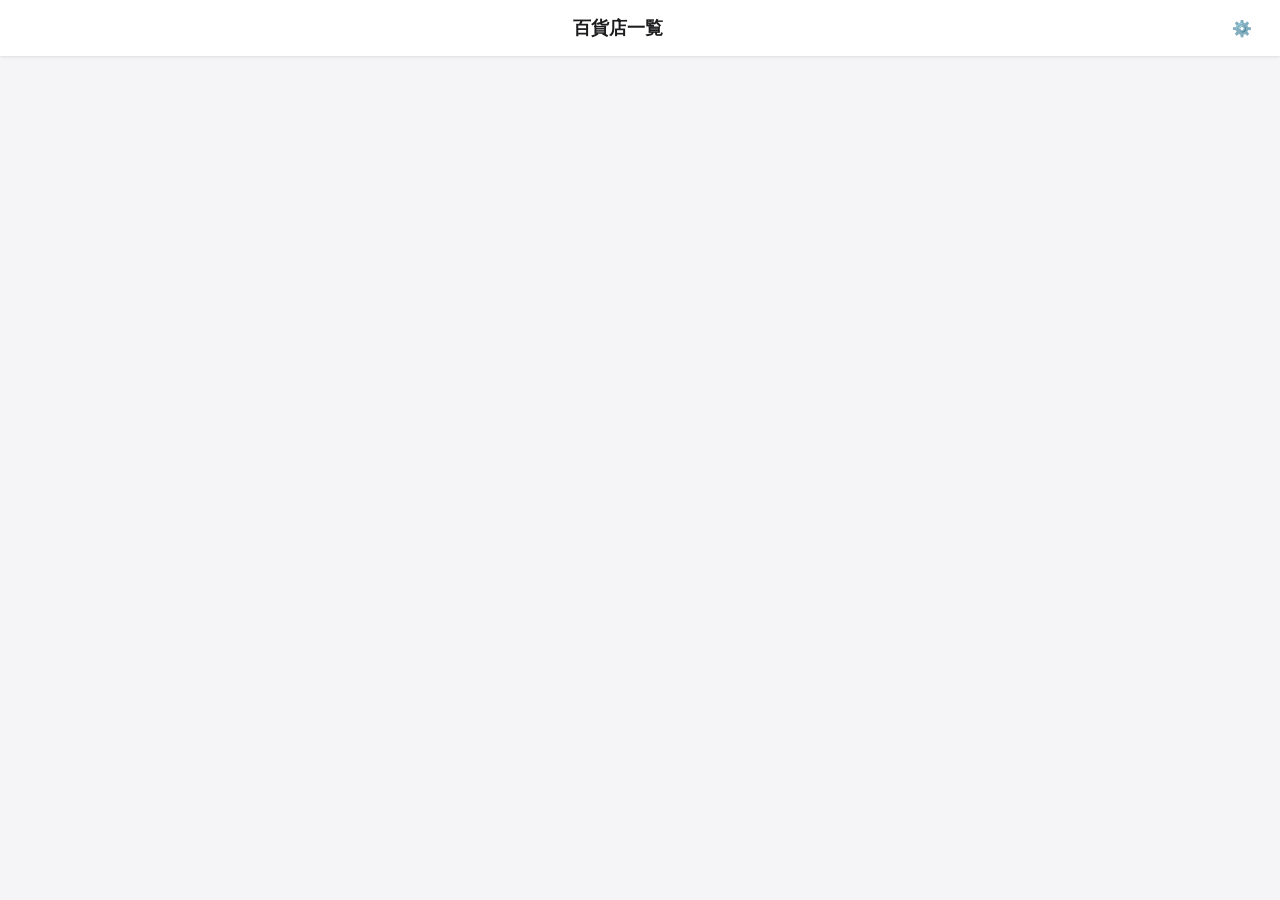
<file: depachika/index.html>
<!DOCTYPE html>
<html lang="ja">
<head>
    <meta charset="UTF-8">
    <meta name="viewport" content="width=device-width, initial-scale=1.0, maximum-scale=1.0, user-scalable=no">
    <meta name="robots" content="noindex, nofollow">
    <title>デパ地下調査アプリ</title>
    <link rel="stylesheet" href="style.css">
    <link href="https://fonts.googleapis.com/css2?family=Inter:wght@400;600&display=swap" rel="stylesheet">
</head>
<body>
    <header class="app-header">
        <button id="back-btn" class="header-btn hidden">◀ 戻る</button>
        <h1 id="header-title">百貨店一覧</h1>
        <button id="settings-btn" class="header-btn">⚙️</button>
    </header>

    <!-- 画面1: 百貨店選択画面 -->
    <main id="department-screen" class="screen active">
        <div id="loading-overlay" class="loading">読込中...</div>
        <div id="department-list" class="list-container">
            <!-- JSで動的生成 -->
        </div>
    </main>

    <!-- 画面2: 店舗名入力画面 -->
    <main id="store-screen" class="screen">
        <div class="search-bar">
            <input type="text" id="brand-search" placeholder="🔍 ブランド名で検索..." autocomplete="off">
        </div>
        <div class="filter-bar">
            <button class="filter-btn active" data-filter="all">すべて</button>
            <button class="filter-btn" data-filter="pending">未入力</button>
            <button class="filter-btn" data-filter="completed">保存済み</button>
        </div>
        <div id="store-list" class="list-container">
            <!-- JSで動的生成 -->
        </div>
    </main>
    
    <!-- 設定モーダル -->
    <div id="settings-modal" class="modal hidden">
        <div class="modal-content">
            <h2>初期設定</h2>
            <p>GASでデプロイしたWebアプリURLを設定してください。</p>
            <textarea id="api-url-input" placeholder="https://script.google.com/macros/s/.../exec"></textarea>
            <button id="save-settings-btn" class="primary-btn">設定を保存して更新</button>
            <button id="close-settings-btn" class="secondary-btn">キャンセル</button>
        </div>
    </div>

    <!-- テンプレート: 百貨店ボタン -->
    <template id="tpl-department">
        <button class="department-btn">
            <span class="dep-name"></span>
            <span class="dep-progress"></span>
        </button>
    </template>

    <!-- テンプレート: 店舗カード -->
    <template id="tpl-store-card">
        <div class="store-card">
            <div class="card-header">
                <h3 class="brand-name"></h3>
                <span class="status-badge">未入力</span>
            </div>
            
            <div class="input-group">
                <label>セグメント</label>
                <div class="chip-group" data-field="segment">
                    <button class="chip" data-val="弁当">弁当</button>
                    <button class="chip" data-val="サンドイッチ">サンドイッチ</button>
                    <button class="chip" data-val="パン屋">パン屋</button>
                    <button class="chip" data-val="生鮮食品">生鮮食品</button>
                    <button class="chip" data-val="おにぎり">おにぎり</button>
                    <button class="chip" data-val="鮨">鮨</button>
                    <button class="chip" data-val="総菜">総菜</button>
                    <button class="chip" data-val="その他">その他</button>
                </div>
            </div>

            <div class="input-group">
                <label>弁当販売</label>
                <div class="radio-btn-group" data-field="has_bento">
                    <button class="radio-btn" data-val="あり">あり</button>
                    <button class="radio-btn" data-val="なし">なし</button>
                </div>
            </div>

            <div class="input-group">
                <label>価格レンジ</label>
                <div class="price-inputs">
                    <div class="input-wrapper">
                        <input type="number" inputmode="decimal" class="price-input" data-field="price_min" placeholder="下限">
                    </div>
                    <span class="separator">~</span>
                    <div class="input-wrapper">
                        <input type="number" inputmode="decimal" class="price-input" data-field="price_max" placeholder="上限">
                    </div>
                </div>
                <div class="error-msg price-error hidden">下限 > 上限は設定できません</div>
            </div>

            <div class="input-group">
                <label>商品種類数</label>
                <div class="input-wrapper">
                    <input type="number" inputmode="decimal" class="count-input" data-field="item_count" placeholder="0">
                </div>
            </div>

            <div class="notes-section">
                <button class="notes-toggle-btn" type="button">＋ 備考</button>
                <div class="notes-area hidden">
                    <textarea class="notes-input" data-field="notes" placeholder="備考を入力..." rows="3"></textarea>
                </div>
            </div>
        </div>
    </template>

    <script src="app.js"></script>
</body>
</html>
</file>
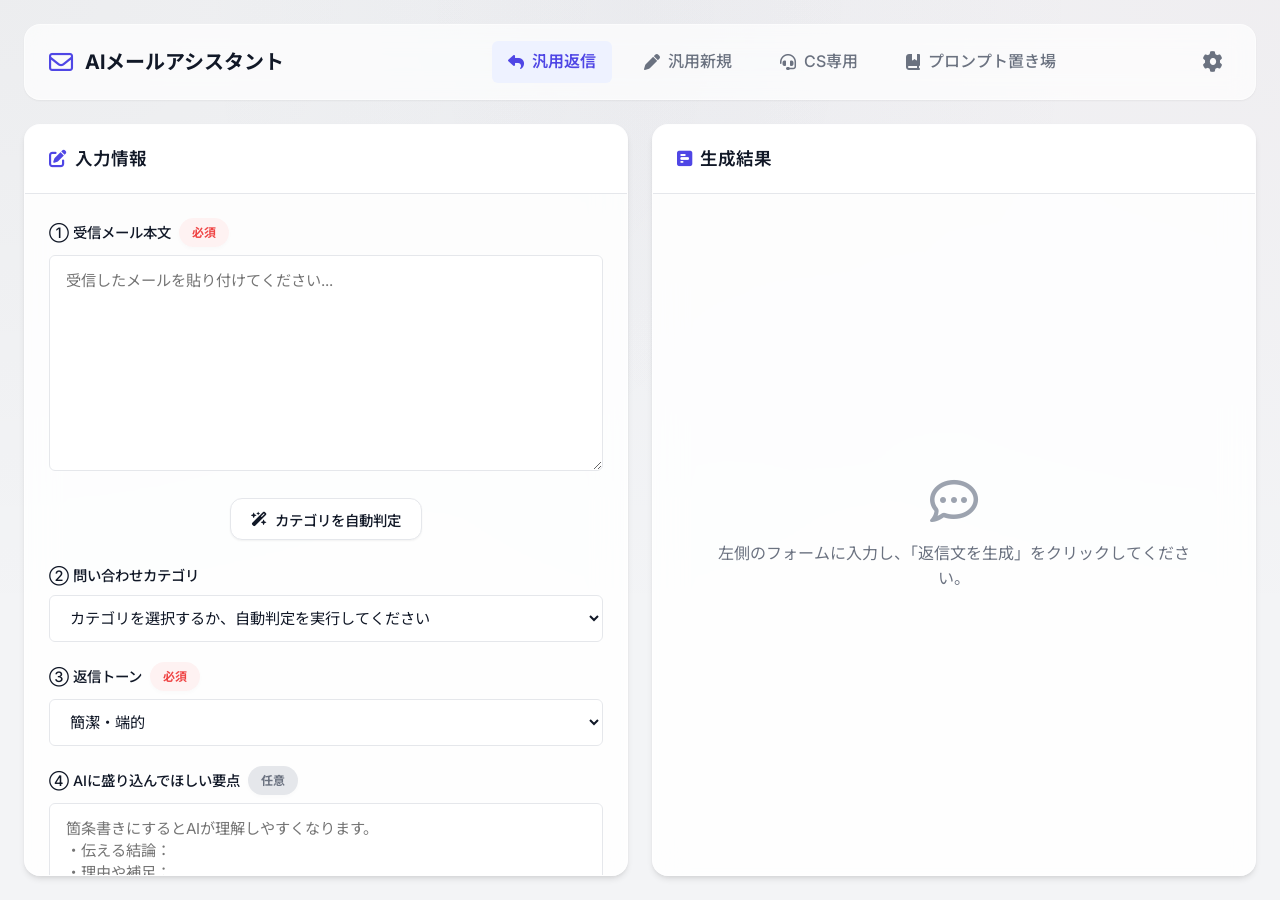
<file: 返信作成AIツール/index.html>
<!DOCTYPE html>
<html lang="ja">

<head>
    <meta charset="UTF-8">
    <meta name="viewport" content="width=device-width, initial-scale=1.0">
    <meta name="robots" content="noindex, nofollow">
    <title>AIメールアシスタント - 汎用返信</title>
    <!-- Fonts -->
    <link rel="preconnect" href="https://fonts.googleapis.com">
    <link rel="preconnect" href="https://fonts.gstatic.com" crossorigin>
    <link
        href="https://fonts.googleapis.com/css2?family=Inter:wght@400;500;600;700&family=Noto+Sans+JP:wght@400;500;700&display=swap"
        rel="stylesheet">
    <!-- Icons -->
    <link rel="stylesheet" href="https://cdnjs.cloudflare.com/ajax/libs/font-awesome/6.4.0/css/all.min.css">
    <link rel="stylesheet" href="style.css">
</head>

<body>
    <div class="app-container">
        <!-- Header -->
        <header class="app-header">
            <div class="logo">
                <i class="fa-regular fa-envelope"></i>
                <h1>AIメールアシスタント</h1>
            </div>
            <nav class="nav-menu">
                <a href="index.html" class="nav-link active"><i class="fa-solid fa-reply"></i> 汎用返信</a>
                <a href="create.html" class="nav-link"><i class="fa-solid fa-pen"></i> 汎用新規</a>
                <a href="obento_cs.html" class="nav-link"><i class="fa-solid fa-headset"></i> CS専用</a>
                <a href="prompts.html" class="nav-link"><i class="fa-solid fa-book-bookmark"></i> プロンプト置き場</a>
            </nav>
            <button id="settingsBtn" class="icon-btn" title="API設定">
                <i class="fa-solid fa-gear"></i>
            </button>
        </header>

        <!-- Main Content -->
        <main class="main-content">
            <!-- Left Pane: Input -->
            <div class="panel input-panel">
                <div class="panel-header">
                    <h2><i class="fa-solid fa-pen-to-square"></i> 入力情報</h2>
                </div>
                <div class="panel-body">
                    <!-- 1. 受信メール本文 -->
                    <div class="form-group">
                        <label for="emailBody">① 受信メール本文 <span class="required badge">必須</span></label>
                        <textarea id="emailBody" placeholder="受信したメールを貼り付けてください..." rows="10"></textarea>
                    </div>

                    <div class="actions center-actions">
                        <button id="autoCategorizeBtn" class="secondary-btn">
                            <i class="fa-solid fa-wand-magic-sparkles"></i> カテゴリを自動判定
                        </button>
                    </div>

                    <!-- 2. カテゴリ -->
                    <div class="form-group">
                        <label for="categorySelect">② 問い合わせカテゴリ</label>
                        <select id="categorySelect">
                            <option value="" disabled selected>カテゴリを選択するか、自動判定を実行してください</option>
                            <option value="お弁当デリ／営業">お弁当デリ／営業</option>
                            <option value="お弁当デリ／注文">お弁当デリ／注文</option>
                            <option value="お弁当デリ／問い合わせ">お弁当デリ／問い合わせ</option>
                            <option value="お弁当デリ／配送">お弁当デリ／配送</option>
                            <option value="お弁当デリ／加盟店">お弁当デリ／加盟店</option>
                            <option value="社食DELi／営業">社食DELi／営業</option>
                            <option value="社食DELi／スタッフ">社食DELi／スタッフ</option>
                            <option value="社食DELi／取引先">社食DELi／取引先</option>
                            <option value="採用">採用</option>
                            <option value="その他">その他</option>
                        </select>
                    </div>

                    <!-- 3. 返信トーン -->
                    <div class="form-group">
                        <label for="toneSelect">③ 返信トーン <span class="required badge">必須</span></label>
                        <select id="toneSelect">
                            <option value="丁寧">丁寧（標準）</option>
                            <option value="簡潔・端的" selected>簡潔・端的</option>
                            <option value="柔らかめ・親しみやすい">柔らかめ・親しみやすい</option>
                            <option value="謝罪・お詫び">謝罪・お詫び</option>
                            <option value="感謝・お礼">感謝・お礼</option>
                            <option value="催促・リマインド">催促・リマインド</option>
                        </select>
                    </div>

                    <!-- 4. 追加指示 -->
                    <div class="form-group">
                        <label for="additionalInstruction">④ AIに盛り込んでほしい要点 <span
                                class="optional badge">任意</span></label>
                        <textarea id="additionalInstruction"
                            placeholder="箇条書きにするとAIが理解しやすくなります。&#10;・伝える結論：&#10;・理由や補足：&#10;・相手に求めるアクション："
                            rows="5"></textarea>
                    </div>

                    <div class="actions main-actions">
                        <button id="generateBtn" class="primary-btn">
                            <i class="fa-solid fa-paper-plane"></i> 返信文を生成
                        </button>
                    </div>
                </div>
            </div>

            <!-- Right Pane: Output -->
            <div class="panel output-panel">
                <div class="panel-header">
                    <h2><i class="fa-solid fa-square-poll-horizontal"></i> 生成結果</h2>
                </div>
                <div class="panel-body" id="outputBody">

                    <div class="empty-state" id="emptyState">
                        <i class="fa-regular fa-comment-dots"></i>
                        <p>左側のフォームに入力し、「返信文を生成」をクリックしてください。</p>
                    </div>

                    <div class="result-content hidden" id="resultContent">
                        <!-- カテゴリ判定結果 -->
                        <div class="result-section categorize-result">
                            <h3><i class="fa-solid fa-tag"></i> 判定カテゴリ</h3>
                            <div class="category-info">
                                <span class="category-badge" id="resCategory">注文変更</span>
                                <span class="confidence-badge high" id="resConfidence">確信度: 高</span>
                            </div>
                            <p class="category-reason" id="resReason">お客様からの時間変更の要望が含まれているため。</p>
                        </div>

                        <!-- 返信メール -->
                        <div class="result-section email-result">
                            <div class="email-result-header">
                                <h3><i class="fa-solid fa-envelope-open-text"></i> 返信メール案</h3>
                                <button id="copyBtn" class="copy-btn">
                                    <i class="fa-regular fa-copy"></i> コピー
                                </button>
                            </div>
                            <div class="email-preview">
                                <div class="email-subject-line">
                                    <strong>件名：</strong> <span id="resSubject"></span>
                                </div>
                                <div class="email-body-content" id="resBody">
                                    <!-- メール本文がここに挿入されます -->
                                </div>
                            </div>
                        </div>
                    </div>

                    <!-- Loading Overlay -->
                    <div class="loading-overlay hidden" id="loadingOverlay">
                        <div class="spinner"></div>
                        <p id="loadingText">生成中...</p>
                    </div>
                </div>
            </div>
        </main>
    </div>

    <!-- API Settings Modal -->
    <div class="modal-backdrop hidden" id="settingsModal">
        <div class="modal">
            <div class="modal-header">
                <h2><i class="fa-solid fa-gear"></i> 設定</h2>
                <button class="close-btn" id="closeSettingsBtn"><i class="fa-solid fa-xmark"></i></button>
            </div>
            <div class="modal-body">
                <div class="form-group">
                    <label for="signatureText">メール末尾の署名</label>
                    <textarea id="signatureText"
                        placeholder="例：&#10;--------------------------------&#10;ワオ株式会社&#10;https://www.wao-cart.com/&#10;&#10;担当：[あなたのお名前]&#10;Email: [あなたのメールアドレス]&#10;--------------------------------"
                        rows="6"></textarea>
                </div>
                <div class="form-group">
                    <label for="staffName">担当者名</label>
                    <input type="text" id="staffName" placeholder="例：山田 太郎">
                </div>
            </div>
            <div class="modal-footer" style="justify-content: space-between;">
                <button id="feedbackBtn" class="secondary-btn"
                    style="border: none; background: transparent; color: var(--text-muted); font-size: 0.85rem;">
                    <i class="fa-solid fa-comment-dots"></i> フィードバックを送る
                </button>
                <button id="saveSettingsBtn" class="primary-btn" style="width: auto;">保存する</button>
            </div>
        </div>
    </div>

    <!-- Toast Notification -->
    <div class="toast hidden" id="toast"></div>

    <!-- Feedback Button removed from here -->

    <!-- Feedback Modal -->
    <div class="modal-backdrop hidden" id="feedbackModal">
        <div class="modal">
            <div class="modal-header">
                <h2><i class="fa-solid fa-comment-dots"></i> テストへのご意見・ご感想</h2>
                <button class="close-btn" id="closeFeedbackBtn"><i class="fa-solid fa-xmark"></i></button>
            </div>
            <div class="modal-body">
                <p class="setup-desc">このツールを使ってみた感想や、「こんな機能が欲しい」といったご要望をお気軽にお寄せください。</p>
                <div class="form-group">
                    <label for="feedbackName">お名前（任意）</label>
                    <input type="text" id="feedbackName" placeholder="例：ワオ太郎">
                </div>
                <div class="form-group">
                    <label for="feedbackMessage">ご意見・ご感想 <span class="required badge">必須</span></label>
                    <textarea id="feedbackMessage" rows="5" placeholder="例：いつも作る〇〇の案内メールを手軽に作れるようにしてほしいです。"></textarea>
                </div>
            </div>
            <div class="modal-footer">
                <button id="sendFeedbackBtn" class="primary-btn"><i class="fa-solid fa-paper-plane"></i> 送信する</button>
            </div>
        </div>
    </div>

    <script src="app.js"></script>
    <script src="feedback.js"></script>
</body>

</html>
</file>
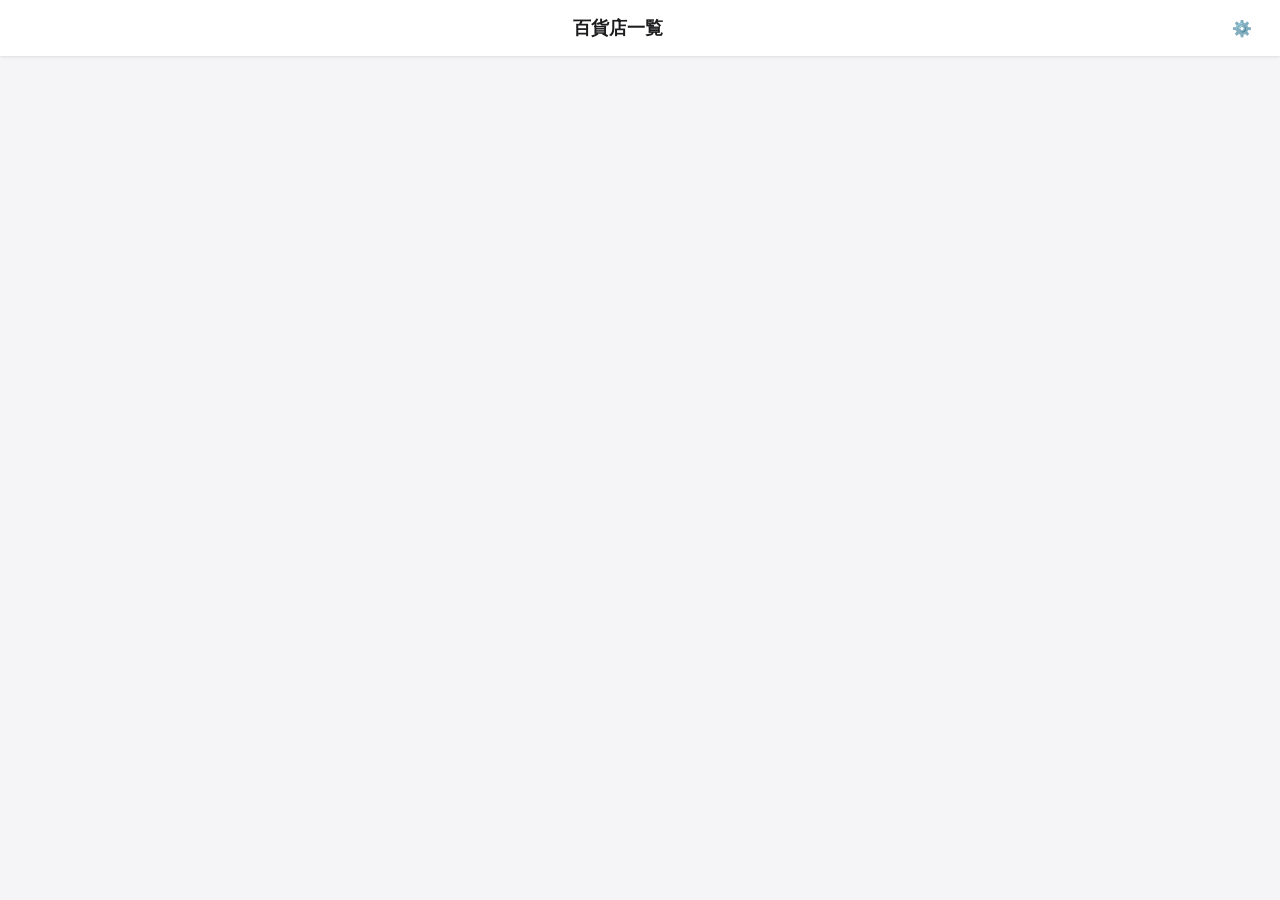
<file: 返信作成AIツール/depachika/index.html>
<!DOCTYPE html>
<html lang="ja">
<head>
    <meta charset="UTF-8">
    <meta name="viewport" content="width=device-width, initial-scale=1.0, maximum-scale=1.0, user-scalable=no">
    <title>デパ地下調査アプリ</title>
    <link rel="stylesheet" href="style.css">
    <link href="https://fonts.googleapis.com/css2?family=Inter:wght@400;600&display=swap" rel="stylesheet">
</head>
<body>
    <header class="app-header">
        <button id="back-btn" class="header-btn hidden">◀ 戻る</button>
        <h1 id="header-title">百貨店一覧</h1>
        <button id="settings-btn" class="header-btn">⚙️</button>
    </header>

    <!-- 画面1: 百貨店選択画面 -->
    <main id="department-screen" class="screen active">
        <div id="loading-overlay" class="loading">読込中...</div>
        <div id="department-list" class="list-container">
            <!-- JSで動的生成 -->
        </div>
    </main>

    <!-- 画面2: 店舗名入力画面 -->
    <main id="store-screen" class="screen">
        <div class="filter-bar">
            <button class="filter-btn active" data-filter="all">すべて</button>
            <button class="filter-btn" data-filter="pending">未入力</button>
            <button class="filter-btn" data-filter="completed">保存済み</button>
        </div>
        <div id="store-list" class="list-container">
            <!-- JSで動的生成 -->
        </div>
    </main>
    
    <!-- 設定モーダル -->
    <div id="settings-modal" class="modal hidden">
        <div class="modal-content">
            <h2>初期設定</h2>
            <p>GASでデプロイしたWebアプリURLを設定してください。</p>
            <textarea id="api-url-input" placeholder="https://script.google.com/macros/s/.../exec"></textarea>
            <button id="save-settings-btn" class="primary-btn">設定を保存して更新</button>
            <button id="close-settings-btn" class="secondary-btn">キャンセル</button>
        </div>
    </div>

    <!-- テンプレート: 百貨店ボタン -->
    <template id="tpl-department">
        <button class="department-btn">
            <span class="dep-name"></span>
            <span class="dep-progress"></span>
        </button>
    </template>

    <!-- テンプレート: 店舗カード -->
    <template id="tpl-store-card">
        <div class="store-card">
            <div class="card-header">
                <h3 class="brand-name"></h3>
                <span class="status-badge">未入力</span>
            </div>
            
            <div class="input-group">
                <label>セグメント</label>
                <div class="chip-group" data-field="segment">
                    <button class="chip" data-val="弁当">弁当</button>
                    <button class="chip" data-val="サンドイッチ">サンドイッチ</button>
                    <button class="chip" data-val="パン屋">パン屋</button>
                    <button class="chip" data-val="生鮮食品">生鮮食品</button>
                    <button class="chip" data-val="おにぎり">おにぎり</button>
                    <button class="chip" data-val="鮨">鮨</button>
                    <button class="chip" data-val="総菜">総菜</button>
                </div>
            </div>

            <div class="input-group">
                <label>弁当販売</label>
                <div class="radio-btn-group" data-field="has_bento">
                    <button class="radio-btn" data-val="あり">あり</button>
                    <button class="radio-btn" data-val="なし">なし</button>
                </div>
            </div>

            <div class="input-group">
                <label>価格レンジ</label>
                <div class="price-inputs">
                    <div class="input-wrapper">
                        <input type="number" inputmode="decimal" class="price-input" data-field="price_min" placeholder="下限">
                    </div>
                    <span class="separator">~</span>
                    <div class="input-wrapper">
                        <input type="number" inputmode="decimal" class="price-input" data-field="price_max" placeholder="上限">
                    </div>
                </div>
                <div class="error-msg price-error hidden">下限 > 上限は設定できません</div>
            </div>

            <div class="input-group">
                <label>商品種類数</label>
                <div class="input-wrapper">
                    <input type="number" inputmode="decimal" class="count-input" data-field="item_count" placeholder="0">
                </div>
            </div>
        </div>
    </template>

    <script src="app.js"></script>
</body>
</html>
</file>
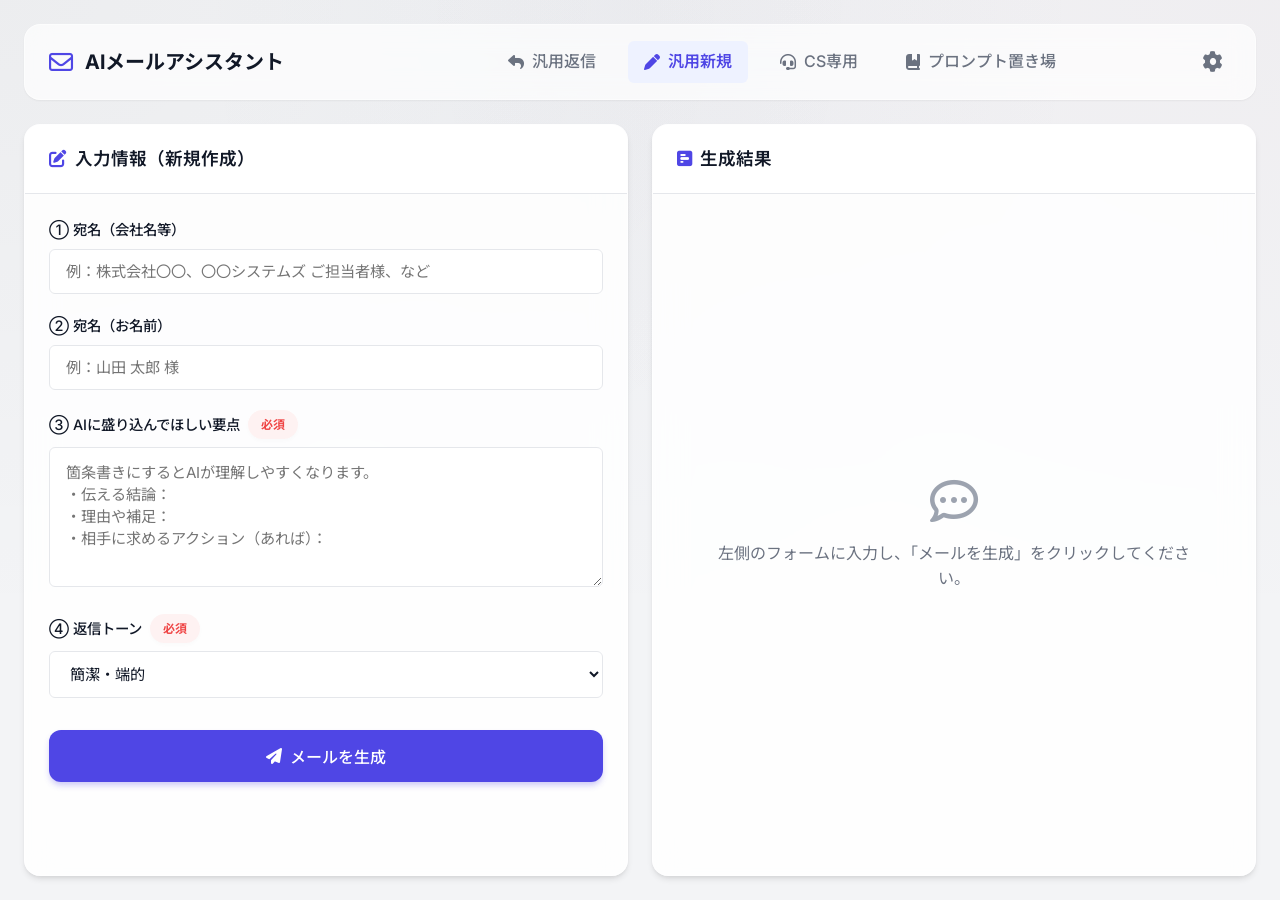
<file: 返信作成AIツール/create.html>
<!DOCTYPE html>
<html lang="ja">

<head>
    <meta charset="UTF-8">
    <meta name="viewport" content="width=device-width, initial-scale=1.0">
    <meta name="robots" content="noindex, nofollow">
    <title>AIメールアシスタント - 新規作成</title>
    <!-- Fonts -->
    <link rel="preconnect" href="https://fonts.googleapis.com">
    <link rel="preconnect" href="https://fonts.gstatic.com" crossorigin>
    <link
        href="https://fonts.googleapis.com/css2?family=Inter:wght@400;500;600;700&family=Noto+Sans+JP:wght@400;500;700&display=swap"
        rel="stylesheet">
    <!-- Icons -->
    <link rel="stylesheet" href="https://cdnjs.cloudflare.com/ajax/libs/font-awesome/6.4.0/css/all.min.css">
    <link rel="stylesheet" href="style.css">
</head>

<body>
    <div class="app-container">
        <!-- Header -->
        <header class="app-header">
            <div class="logo">
                <i class="fa-regular fa-envelope"></i>
                <h1>AIメールアシスタント</h1>
            </div>
            <nav class="nav-menu">
                <a href="index.html" class="nav-link"><i class="fa-solid fa-reply"></i> 汎用返信</a>
                <a href="create.html" class="nav-link active"><i class="fa-solid fa-pen"></i> 汎用新規</a>
                <a href="obento_cs.html" class="nav-link"><i class="fa-solid fa-headset"></i> CS専用</a>
                <a href="prompts.html" class="nav-link"><i class="fa-solid fa-book-bookmark"></i> プロンプト置き場</a>
            </nav>
            <button id="settingsBtn" class="icon-btn" title="API設定">
                <i class="fa-solid fa-gear"></i>
            </button>
        </header>

        <!-- Main Content -->
        <main class="main-content">
            <!-- Left Pane: Input -->
            <div class="panel input-panel">
                <div class="panel-header">
                    <h2><i class="fa-solid fa-pen-to-square"></i> 入力情報（新規作成）</h2>
                </div>
                <div class="panel-body">

                    <div class="form-group">
                        <label for="companyName">① 宛名（会社名等）</label>
                        <input type="text" id="companyName" placeholder="例：株式会社〇〇、〇〇システムズ ご担当者様、など">
                    </div>

                    <div class="form-group">
                        <label for="recipientName">② 宛名（お名前）</label>
                        <input type="text" id="recipientName" placeholder="例：山田 太郎 様">
                    </div>

                    <div class="form-group">
                        <label for="mainContent">③ AIに盛り込んでほしい要点 <span class="required badge">必須</span></label>
                        <textarea id="mainContent"
                            placeholder="箇条書きにするとAIが理解しやすくなります。&#10;・伝える結論：&#10;・理由や補足：&#10;・相手に求めるアクション（あれば）："
                            rows="6"></textarea>
                    </div>

                    <div class="form-group">
                        <label for="toneSelect">④ 返信トーン <span class="required badge">必須</span></label>
                        <select id="toneSelect">
                            <option value="丁寧">丁寧（標準）</option>
                            <option value="簡潔・端的" selected>簡潔・端的</option>
                            <option value="柔らかめ・親しみやすい">柔らかめ・親しみやすい</option>
                            <option value="謝罪・お詫び">謝罪・お詫び</option>
                            <option value="感謝・お礼">感謝・お礼</option>
                            <option value="催促・リマインド">催促・リマインド</option>
                        </select>
                    </div>

                    <div class="actions main-actions">
                        <button id="generateBtn" class="primary-btn">
                            <i class="fa-solid fa-paper-plane"></i> メールを生成
                        </button>
                    </div>
                </div>
            </div>

            <!-- Right Pane: Output -->
            <div class="panel output-panel">
                <div class="panel-header">
                    <h2><i class="fa-solid fa-square-poll-horizontal"></i> 生成結果</h2>
                </div>
                <div class="panel-body" id="outputBody">

                    <div class="empty-state" id="emptyState">
                        <i class="fa-regular fa-comment-dots"></i>
                        <p>左側のフォームに入力し、「メールを生成」をクリックしてください。</p>
                    </div>

                    <div class="result-content hidden" id="resultContent">

                        <!-- 返信メール -->
                        <div class="result-section email-result">
                            <div class="email-result-header">
                                <h3><i class="fa-solid fa-envelope-open-text"></i> メール案</h3>
                                <button id="copyBtn" class="copy-btn">
                                    <i class="fa-regular fa-copy"></i> コピー
                                </button>
                            </div>
                            <div class="email-preview">
                                <div class="email-subject-line">
                                    <strong>件名：</strong> <span id="resSubject"></span>
                                </div>
                                <div class="email-body-content" id="resBody">
                                    <!-- メール本文がここに挿入されます -->
                                </div>
                            </div>
                        </div>
                    </div>

                    <!-- Loading Overlay -->
                    <div class="loading-overlay hidden" id="loadingOverlay">
                        <div class="spinner"></div>
                        <p id="loadingText">生成中...</p>
                    </div>
                </div>
            </div>
        </main>
    </div>

    <!-- API Settings Modal -->
    <div class="modal-backdrop hidden" id="settingsModal">
        <div class="modal">
            <div class="modal-header">
                <h2><i class="fa-solid fa-gear"></i> 設定</h2>
                <button class="close-btn" id="closeSettingsBtn"><i class="fa-solid fa-xmark"></i></button>
            </div>
            <div class="modal-body">
                <div class="form-group">
                    <label for="signatureText">メール末尾の署名</label>
                    <textarea id="signatureText"
                        placeholder="例：&#10;--------------------------------&#10;ワオ株式会社&#10;https://www.wao-cart.com/&#10;&#10;担当：[あなたのお名前]&#10;Email: [あなたのメールアドレス]&#10;--------------------------------"
                        rows="6"></textarea>
                </div>
                <div class="form-group">
                    <label for="staffName">担当者名</label>
                    <input type="text" id="staffName" placeholder="例：山田 太郎">
                </div>
            </div>
            <div class="modal-footer" style="justify-content: space-between;">
                <button id="feedbackBtn" class="secondary-btn"
                    style="border: none; background: transparent; color: var(--text-muted); font-size: 0.85rem;">
                    <i class="fa-solid fa-comment-dots"></i> フィードバックを送る
                </button>
                <button id="saveSettingsBtn" class="primary-btn" style="width: auto;">保存する</button>
            </div>
        </div>
    </div>

    <!-- Toast Notification -->
    <div class="toast hidden" id="toast"></div>

    <!-- Feedback Button removed from here -->

    <!-- Feedback Modal -->
    <div class="modal-backdrop hidden" id="feedbackModal">
        <div class="modal">
            <div class="modal-header">
                <h2><i class="fa-solid fa-comment-dots"></i> テストへのご意見・ご感想</h2>
                <button class="close-btn" id="closeFeedbackBtn"><i class="fa-solid fa-xmark"></i></button>
            </div>
            <div class="modal-body">
                <p class="setup-desc">このツールを使ってみた感想や、「こんな機能が欲しい」といったご要望をお気軽にお寄せください。</p>
                <div class="form-group">
                    <label for="feedbackName">お名前（任意）</label>
                    <input type="text" id="feedbackName" placeholder="例：ワオ太郎">
                </div>
                <div class="form-group">
                    <label for="feedbackMessage">ご意見・ご感想 <span class="required badge">必須</span></label>
                    <textarea id="feedbackMessage" rows="5" placeholder="例：いつも作る〇〇の案内メールを手軽に作れるようにしてほしいです。"></textarea>
                </div>
            </div>
            <div class="modal-footer">
                <button id="sendFeedbackBtn" class="primary-btn"><i class="fa-solid fa-paper-plane"></i> 送信する</button>
            </div>
        </div>
    </div>

    <script src="create.js"></script>
    <script src="feedback.js"></script>
</body>

</html>
</file>
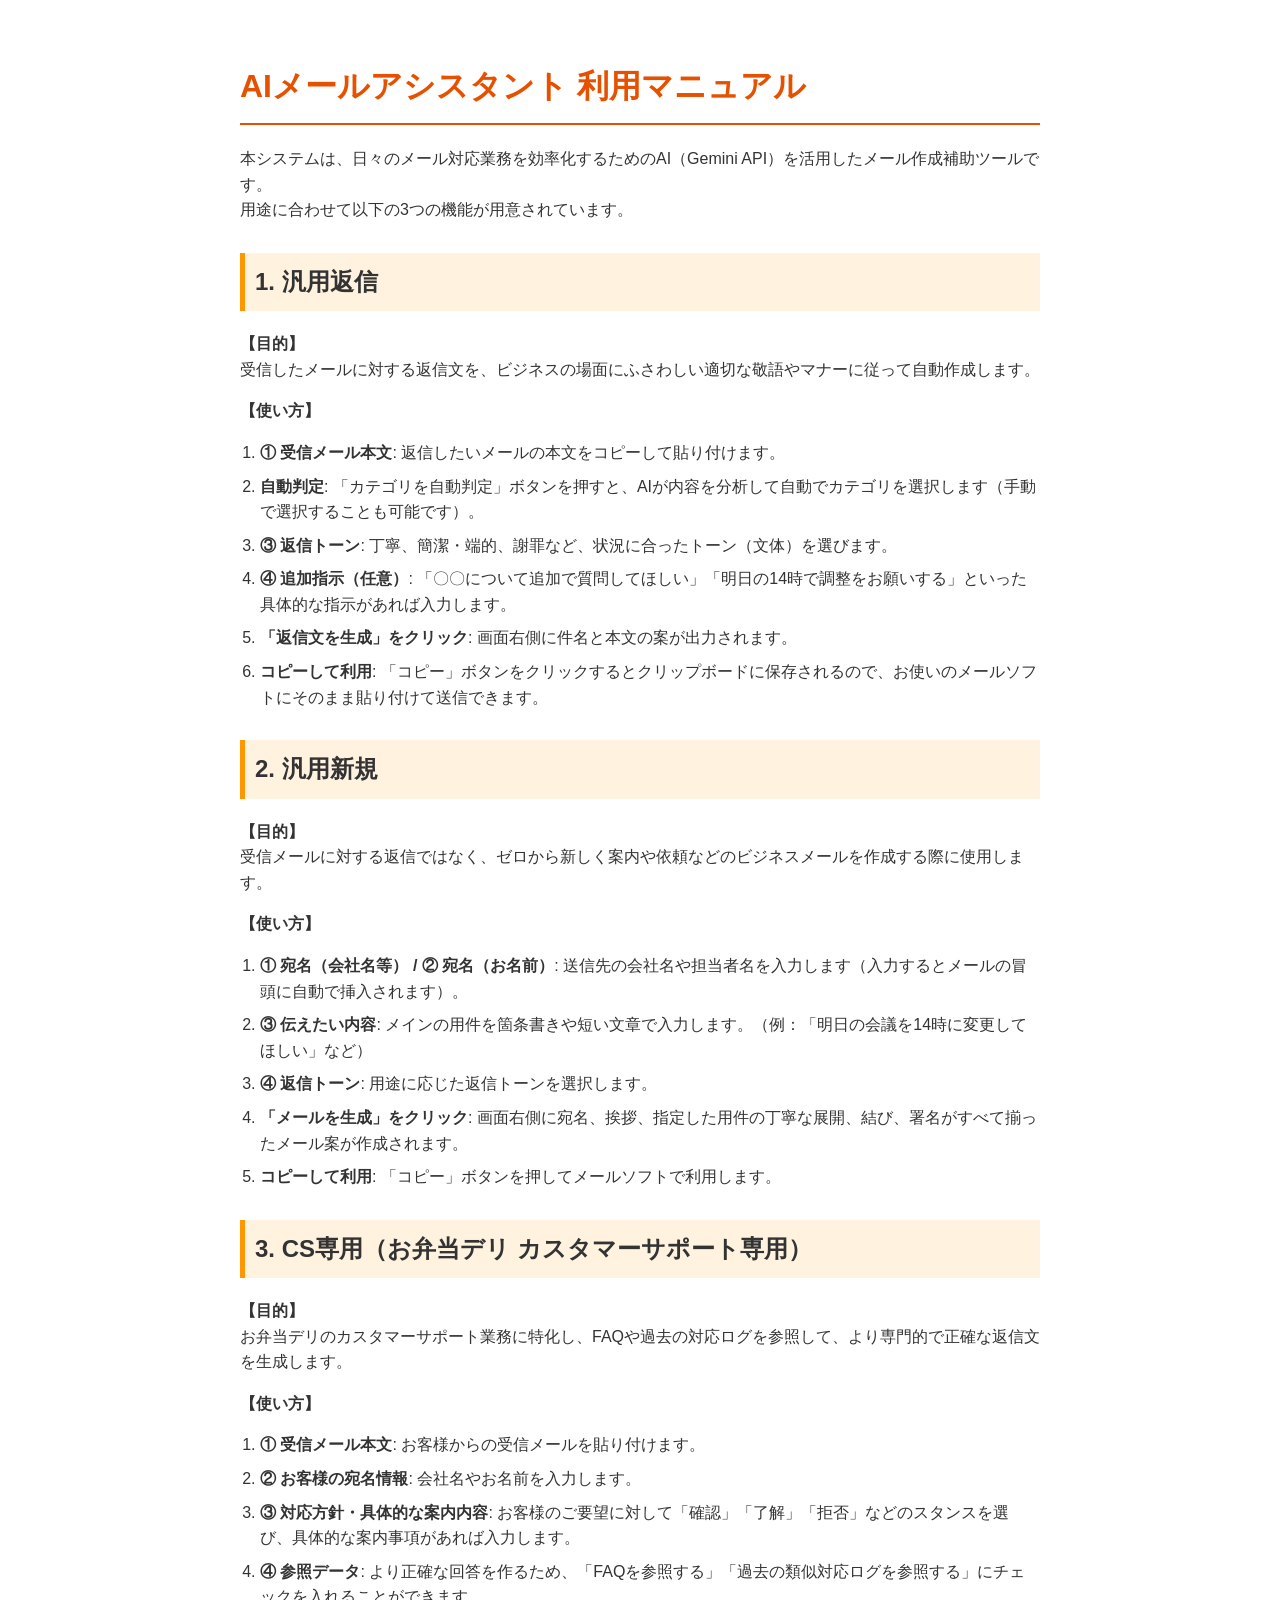
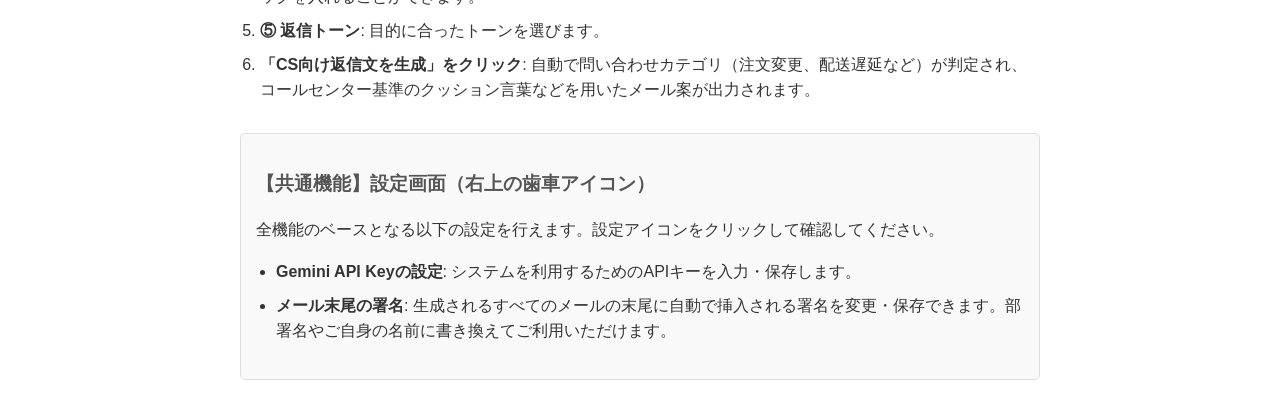
<file: 返信作成AIツール/manual.html>
<!DOCTYPE html>
<html lang="ja">

<head>
  <meta charset="UTF-8">
  <meta name="robots" content="noindex, nofollow">
  <title>AIメールアシスタント 利用マニュアル</title>
  <style>
    body {
      font-family: 'Helvetica Neue', Arial, 'Yu Gothic', sans-serif;
      line-height: 1.6;
      color: #333;
      max-width: 800px;
      margin: 0 auto;
      padding: 40px;
    }

    h1 {
      color: #e65100;
      border-bottom: 2px solid #e65100;
      padding-bottom: 10px;
    }

    h2 {
      color: #333;
      background: #fff3e0;
      padding: 10px;
      border-left: 5px solid #ff9800;
      margin-top: 30px;
    }

    h3 {
      color: #555;
      margin-top: 20px;
    }

    p {
      margin-bottom: 15px;
    }

    ul,
    ol {
      margin-bottom: 20px;
      padding-left: 20px;
    }

    li {
      margin-bottom: 8px;
    }

    .note {
      background: #f9f9f9;
      border: 1px solid #ddd;
      padding: 15px;
      border-radius: 5px;
      margin-top: 30px;
    }

    .badge {
      display: inline-block;
      padding: 2px 8px;
      background: #e65100;
      color: white;
      border-radius: 12px;
      font-size: 0.8em;
    }
  </style>
</head>

<body>
  <h1>AIメールアシスタント 利用マニュアル</h1>
  <p>本システムは、日々のメール対応業務を効率化するためのAI（Gemini API）を活用したメール作成補助ツールです。<br>
    用途に合わせて以下の3つの機能が用意されています。</p>

  <h2>1. 汎用返信</h2>
  <p><strong>【目的】</strong><br>
    受信したメールに対する返信文を、ビジネスの場面にふさわしい適切な敬語やマナーに従って自動作成します。</p>
  <p><strong>【使い方】</strong></p>
  <ol>
    <li><strong>① 受信メール本文</strong>: 返信したいメールの本文をコピーして貼り付けます。</li>
    <li><strong>自動判定</strong>: 「カテゴリを自動判定」ボタンを押すと、AIが内容を分析して自動でカテゴリを選択します（手動で選択することも可能です）。</li>
    <li><strong>③ 返信トーン</strong>: 丁寧、簡潔・端的、謝罪など、状況に合ったトーン（文体）を選びます。</li>
    <li><strong>④ 追加指示（任意）</strong>: 「〇〇について追加で質問してほしい」「明日の14時で調整をお願いする」といった具体的な指示があれば入力します。</li>
    <li><strong>「返信文を生成」をクリック</strong>: 画面右側に件名と本文の案が出力されます。</li>
    <li><strong>コピーして利用</strong>: 「コピー」ボタンをクリックするとクリップボードに保存されるので、お使いのメールソフトにそのまま貼り付けて送信できます。</li>
  </ol>

  <h2>2. 汎用新規</h2>
  <p><strong>【目的】</strong><br>
    受信メールに対する返信ではなく、ゼロから新しく案内や依頼などのビジネスメールを作成する際に使用します。</p>
  <p><strong>【使い方】</strong></p>
  <ol>
    <li><strong>① 宛名（会社名等） / ② 宛名（お名前）</strong>: 送信先の会社名や担当者名を入力します（入力するとメールの冒頭に自動で挿入されます）。</li>
    <li><strong>③ 伝えたい内容</strong>: メインの用件を箇条書きや短い文章で入力します。（例：「明日の会議を14時に変更してほしい」など）</li>
    <li><strong>④ 返信トーン</strong>: 用途に応じた返信トーンを選択します。</li>
    <li><strong>「メールを生成」をクリック</strong>: 画面右側に宛名、挨拶、指定した用件の丁寧な展開、結び、署名がすべて揃ったメール案が作成されます。</li>
    <li><strong>コピーして利用</strong>: 「コピー」ボタンを押してメールソフトで利用します。</li>
  </ol>

  <h2>3. CS専用（お弁当デリ カスタマーサポート専用）</h2>
  <p><strong>【目的】</strong><br>
    お弁当デリのカスタマーサポート業務に特化し、FAQや過去の対応ログを参照して、より専門的で正確な返信文を生成します。</p>
  <p><strong>【使い方】</strong></p>
  <ol>
    <li><strong>① 受信メール本文</strong>: お客様からの受信メールを貼り付けます。</li>
    <li><strong>② お客様の宛名情報</strong>: 会社名やお名前を入力します。</li>
    <li><strong>③ 対応方針・具体的な案内内容</strong>: お客様のご要望に対して「確認」「了解」「拒否」などのスタンスを選び、具体的な案内事項があれば入力します。</li>
    <li><strong>④ 参照データ</strong>: より正確な回答を作るため、「FAQを参照する」「過去の類似対応ログを参照する」にチェックを入れることができます。</li>
    <li><strong>⑤ 返信トーン</strong>: 目的に合ったトーンを選びます。</li>
    <li><strong>「CS向け返信文を生成」をクリック</strong>: 自動で問い合わせカテゴリ（注文変更、配送遅延など）が判定され、コールセンター基準のクッション言葉などを用いたメール案が出力されます。</li>
  </ol>

  <div class="note">
    <h3>【共通機能】設定画面（右上の歯車アイコン）</h3>
    <p>全機能のベースとなる以下の設定を行えます。設定アイコンをクリックして確認してください。</p>
    <ul>
      <li><strong>Gemini API Keyの設定</strong>: システムを利用するためのAPIキーを入力・保存します。</li>
      <li><strong>メール末尾の署名</strong>: 生成されるすべてのメールの末尾に自動で挿入される署名を変更・保存できます。部署名やご自身の名前に書き換えてご利用いただけます。</li>
    </ul>
  </div>
</body>

</html>
</file>
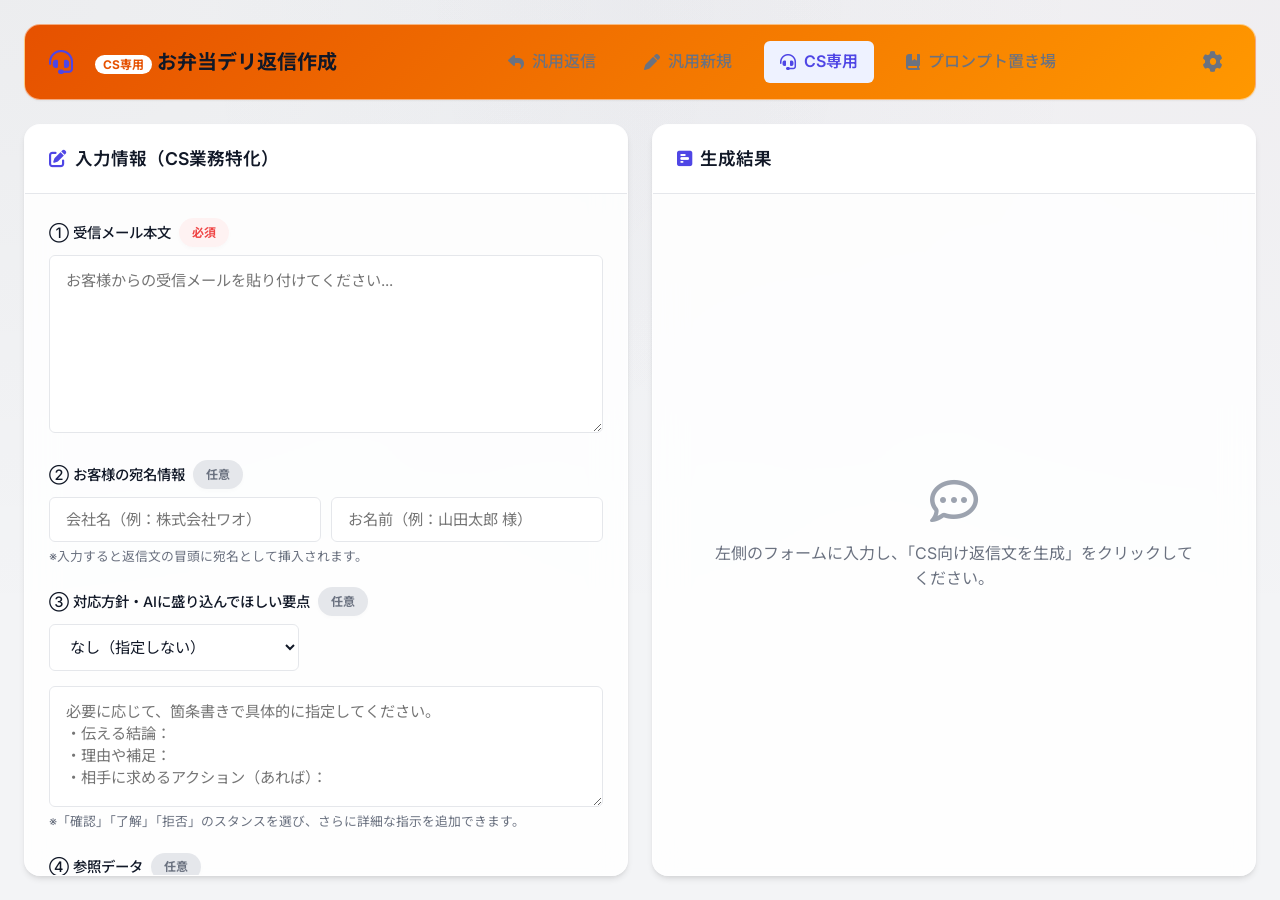
<file: 返信作成AIツール/obento_cs.html>
<!DOCTYPE html>
<html lang="ja">

<head>
    <meta charset="UTF-8">
    <meta name="viewport" content="width=device-width, initial-scale=1.0">
    <meta name="robots" content="noindex, nofollow">
    <title>【お弁当デリCS専用】返信アシスタント</title>
    <!-- Fonts -->
    <link rel="preconnect" href="https://fonts.googleapis.com">
    <link rel="preconnect" href="https://fonts.gstatic.com" crossorigin>
    <link
        href="https://fonts.googleapis.com/css2?family=Inter:wght@400;500;600;700&family=Noto+Sans+JP:wght@400;500;700&display=swap"
        rel="stylesheet">
    <!-- Icons -->
    <link rel="stylesheet" href="https://cdnjs.cloudflare.com/ajax/libs/font-awesome/6.4.0/css/all.min.css">
    <link rel="stylesheet" href="style.css">
    <style>
        .cs-header {
            background: linear-gradient(135deg, #e65100, #ff9800);
        }

        .radio-group,
        .checkbox-group {
            display: flex;
            gap: 15px;
            margin-top: 8px;
            flex-wrap: wrap;
        }

        .radio-group label,
        .checkbox-group label {
            display: flex;
            align-items: center;
            gap: 5px;
            font-weight: 500;
            cursor: pointer;
        }

        .radio-group input[type="radio"],
        .checkbox-group input[type="checkbox"] {
            cursor: pointer;
            transform: scale(1.1);
            margin: 0;
        }

        .cs-badge {
            background-color: white;
            color: #e65100;
            font-size: 0.75rem;
            padding: 2px 8px;
            border-radius: 12px;
            font-weight: 700;
            margin-left: 10px;
        }
    </style>
</head>

<body>
    <div class="app-container">
        <!-- Header -->
        <header class="app-header cs-header">
            <div class="logo">
                <i class="fa-solid fa-headset"></i>
                <h1><span class="cs-badge">CS専用</span> お弁当デリ返信作成</h1>
            </div>
            <nav class="nav-menu">
                <a href="index.html" class="nav-link"><i class="fa-solid fa-reply"></i> 汎用返信</a>
                <a href="create.html" class="nav-link"><i class="fa-solid fa-pen"></i> 汎用新規</a>
                <a href="obento_cs.html" class="nav-link active"><i class="fa-solid fa-headset"></i> CS専用</a>
                <a href="prompts.html" class="nav-link"><i class="fa-solid fa-book-bookmark"></i> プロンプト置き場</a>
            </nav>
            <button id="settingsBtn" class="icon-btn" title="API設定">
                <i class="fa-solid fa-gear"></i>
            </button>
        </header>

        <!-- Main Content -->
        <main class="main-content">
            <!-- Left Pane: Input -->
            <div class="panel input-panel">
                <div class="panel-header">
                    <h2><i class="fa-solid fa-pen-to-square"></i> 入力情報（CS業務特化）</h2>
                </div>
                <div class="panel-body">
                    <!-- 1. 受信メール本文 -->
                    <div class="form-group">
                        <label for="emailBody">① 受信メール本文 <span class="required badge">必須</span></label>
                        <textarea id="emailBody" placeholder="お客様からの受信メールを貼り付けてください..." rows="8"></textarea>
                    </div>

                    <!-- 2. 宛名情報 -->
                    <div class="form-group">
                        <label>② お客様の宛名情報 <span class="optional badge">任意</span></label>
                        <div style="display: flex; gap: 10px; margin-top: 8px;">
                            <input type="text" id="companyName" placeholder="会社名（例：株式会社ワオ）" style="flex: 1;">
                            <input type="text" id="recipientName" placeholder="お名前（例：山田太郎 様）" style="flex: 1;">
                        </div>
                        <p style="font-size: 0.8em; color: var(--text-muted); margin-top: 5px;">
                            ※入力すると返信文の冒頭に宛名として挿入されます。</p>
                    </div>

                    <!-- （内部処理用：自動判定結果のカテゴリ表示） -->
                    <div id="categoryContainer" style="display: none;"></div>

                    <!-- 3. 対応方針と具体的な案内内容 -->
                    <div class="form-group">
                        <label>③ 対応方針・AIに盛り込んでほしい要点 <span class="optional badge">任意</span></label>
                        <div style="display: flex; flex-direction: column; gap: 10px; margin-top: 8px;">
                            <select id="policySelect" style="width: 100%; max-width: 250px;">
                                <option value="" selected>なし（指定しない）</option>
                                <option value="確認">確認</option>
                                <option value="了解">了解</option>
                                <option value="拒否">拒否</option>
                            </select>
                            <textarea id="policyDetail" rows="5"
                                placeholder="必要に応じて、箇条書きで具体的に指定してください。&#10;・伝える結論：&#10;・理由や補足：&#10;・相手に求めるアクション（あれば）："
                                style="width: 100%; resize: vertical; margin-top: 5px;"></textarea>
                        </div>
                        <p style="font-size: 0.8em; color: var(--text-muted); margin-top: 5px;">
                            ※「確認」「了解」「拒否」のスタンスを選び、さらに詳細な指示を追加できます。</p>
                    </div>

                    <!-- 4. 参照データ -->
                    <div class="form-group">
                        <label>④ 参照データ <span class="optional badge">任意</span></label>
                        <div class="checkbox-group">
                            <label><input type="checkbox" id="useFaq"> FAQを参照する</label>
                            <label><input type="checkbox" id="usePastLog"> 過去の類似対応ログを参照する</label>
                        </div>
                    </div>

                    <!-- 5. トーン -->
                    <div class="form-group">
                        <label for="toneSelect">⑤ 返信トーン <span class="required badge">必須</span></label>
                        <select id="toneSelect">
                            <option value="簡潔・端的" selected>簡潔・端的</option>
                            <option value="丁寧（標準）">丁寧（標準）</option>
                            <option value="謝罪・お詫び">謝罪・お詫び</option>
                            <option value="感謝・お礼">感謝・お礼</option>
                        </select>
                    </div>

                    <div class="actions main-actions">
                        <button id="generateBtn" class="primary-btn"
                            style="background: linear-gradient(135deg, #e65100, #ff9800);">
                            <i class="fa-solid fa-paper-plane"></i> CS向け返信文を生成
                        </button>
                    </div>
                </div>
            </div>

            <!-- Right Pane: Output -->
            <div class="panel output-panel">
                <div class="panel-header">
                    <h2><i class="fa-solid fa-square-poll-horizontal"></i> 生成結果</h2>
                </div>
                <div class="panel-body" id="outputBody">

                    <div class="empty-state" id="emptyState">
                        <i class="fa-regular fa-comment-dots"></i>
                        <p>左側のフォームに入力し、「CS向け返信文を生成」をクリックしてください。</p>
                    </div>

                    <div class="result-content hidden" id="resultContent">

                        <!-- 返信メール -->
                        <div class="result-section email-result">
                            <div class="email-result-header">
                                <h3><i class="fa-solid fa-envelope-open-text"></i> CS返信メール案</h3>
                                <button id="copyBtn" class="copy-btn">
                                    <i class="fa-regular fa-copy"></i> コピー
                                </button>
                            </div>
                            <div class="email-preview">
                                <div class="email-subject-line">
                                    <strong>件名：</strong> <span id="resSubject"></span>
                                </div>
                                <div class="email-body-content" id="resBody">
                                    <!-- メール本文がここに挿入されます -->
                                </div>
                            </div>
                        </div>

                        <!-- Info Area (Showing what was used) -->
                        <div class="result-section"
                            style="margin-top:20px; font-size:0.85em; color:var(--text-muted); padding:10px; background:#f9f9f9; border-radius:8px;">
                            <strong>AI参照情報:</strong><br>
                            - 方針: <span id="resPolicy"></span><br>
                            - FAQ参照: <span id="resFaqUsed"></span><br>
                            - 過去ログ参照: <span id="resLogUsed"></span>
                        </div>
                    </div>

                    <!-- Loading Overlay -->
                    <div class="loading-overlay hidden" id="loadingOverlay">
                        <div class="spinner"></div>
                        <p id="loadingText">生成中...</p>
                    </div>
                </div>
            </div>
        </main>
    </div>

    <!-- API Settings Modal -->
    <div class="modal-backdrop hidden" id="settingsModal">
        <div class="modal">
            <div class="modal-header">
                <h2><i class="fa-solid fa-gear"></i> 設定</h2>
                <button class="close-btn" id="closeSettingsBtn"><i class="fa-solid fa-xmark"></i></button>
            </div>
            <div class="modal-body">
                <div class="form-group">
                    <label for="signatureText">メール末尾の署名</label>
                    <textarea id="signatureText"
                        placeholder="例：&#10;--------------------------------&#10;お弁当デリ カスタマーサポート&#10;support@obentodeli.jp&#10;--------------------------------"
                        rows="6"></textarea>
                </div>
                <div class="form-group">
                    <label for="staffName">担当者名</label>
                    <input type="text" id="staffName" placeholder="例：山田 太郎">
                </div>
            </div>
            <div class="modal-footer" style="justify-content: space-between;">
                <button id="feedbackBtn" class="secondary-btn"
                    style="border: none; background: transparent; color: var(--text-muted); font-size: 0.85rem;">
                    <i class="fa-solid fa-comment-dots"></i> フィードバックを送る
                </button>
                <button id="saveSettingsBtn" class="primary-btn"
                    style="width: auto; background: linear-gradient(135deg, #e65100, #ff9800);">保存する</button>
            </div>
        </div>
    </div>

    <!-- Toast Notification -->
    <div class="toast hidden" id="toast"></div>

    <!-- Feedback Button removed from here -->

    <!-- Feedback Modal -->
    <div class="modal-backdrop hidden" id="feedbackModal">
        <div class="modal">
            <div class="modal-header">
                <h2><i class="fa-solid fa-comment-dots"></i> テストへのご意見・ご感想</h2>
                <button class="close-btn" id="closeFeedbackBtn"><i class="fa-solid fa-xmark"></i></button>
            </div>
            <div class="modal-body">
                <p class="setup-desc">このツールを使ってみた感想や、「こんな機能が欲しい」といったご要望をお気軽にお寄せください。</p>
                <div class="form-group">
                    <label for="feedbackName">お名前（任意）</label>
                    <input type="text" id="feedbackName" placeholder="例：ワオ太郎">
                </div>
                <div class="form-group">
                    <label for="feedbackMessage">ご意見・ご感想 <span class="required badge">必須</span></label>
                    <textarea id="feedbackMessage" rows="5" placeholder="例：いつも作る〇〇の案内メールを手軽に作れるようにしてほしいです。"></textarea>
                </div>
            </div>
            <div class="modal-footer">
                <button id="sendFeedbackBtn" class="primary-btn"><i class="fa-solid fa-paper-plane"></i> 送信する</button>
            </div>
        </div>
    </div>

    <script src="obento_cs.js"></script>
    <script src="feedback.js"></script>
</body>

</html>
</file>
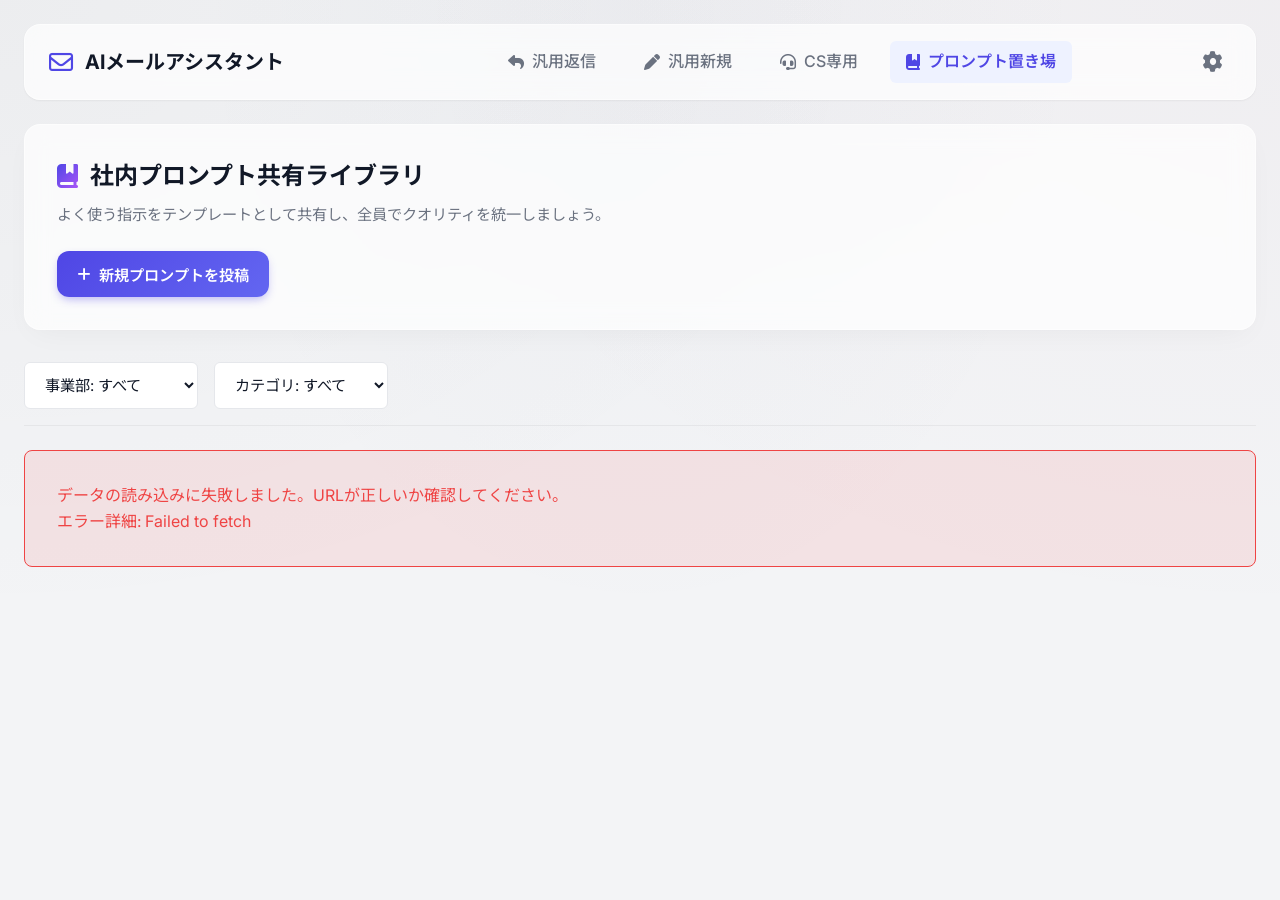
<file: 返信作成AIツール/prompts.html>
<!DOCTYPE html>
<html lang="ja">

<head>
    <meta charset="UTF-8">
    <meta name="viewport" content="width=device-width, initial-scale=1.0">
    <meta name="robots" content="noindex, nofollow">
    <title>プロンプト置き場 - AIメールアシスタント</title>
    <!-- Google Fonts -->
    <link
        href="https://fonts.googleapis.com/css2?family=Inter:wght@400;500;600&family=Noto+Sans+JP:wght@400;500;700&display=swap"
        rel="stylesheet">
    <!-- FontAwesome -->
    <link rel="stylesheet" href="https://cdnjs.cloudflare.com/ajax/libs/font-awesome/6.4.0/css/all.min.css">
    <link rel="stylesheet" href="style.css">
</head>

<body>
    <div class="app-container">
        <!-- Header -->
        <header class="app-header">
            <div class="logo">
                <i class="fa-regular fa-envelope"></i>
                <h1>AIメールアシスタント</h1>
            </div>
            <nav class="nav-menu">
                <a href="index.html" class="nav-link"><i class="fa-solid fa-reply"></i> 汎用返信</a>
                <a href="create.html" class="nav-link"><i class="fa-solid fa-pen"></i> 汎用新規</a>
                <a href="obento_cs.html" class="nav-link"><i class="fa-solid fa-headset"></i> CS専用</a>
                <a href="prompts.html" class="nav-link active"><i class="fa-solid fa-book-bookmark"></i> プロンプト置き場</a>
            </nav>
            <button id="settingsBtn" class="icon-btn" title="API設定">
                <i class="fa-solid fa-gear"></i>
            </button>
        </header>

        <!-- メインコンテンツ -->
        <main class="main-content" style="display: block;">
            <header class="page-header">
                <div class="header-left">
                    <h2><i class="fa-solid fa-book-bookmark"></i> 社内プロンプト共有ライブラリ</h2>
                    <p class="subtitle">よく使う指示をテンプレートとして共有し、全員でクオリティを統一しましょう。</p>
                </div>
                <!-- 投稿ボタン -->
                <button id="showPostFormBtn" class="btn btn-primary">
                    <i class="fa-solid fa-plus"></i> 新規プロンプトを投稿
                </button>
            </header>

            <div class="content-body" style="overflow-y: auto;">
                <!-- 新規投稿フォーム (初期状態は非表示) -->
                <div id="postFormContainer" class="card post-form-card" style="display: none; margin-bottom: 2rem;">
                    <h3>新しいプロンプトを共有する</h3>
                    <form id="promptPostForm">
                        <div class="form-row">
                            <div class="form-group" style="flex: 2;">
                                <label for="postTitle">タイトル（用途） <span class="required">*</span></label>
                                <input type="text" id="postTitle" placeholder="例: クレームへの一次回答用テンプレート" required>
                            </div>
                            <div class="form-group" style="flex: 1;">
                                <label for="postDepartment">事業部別</label>
                                <select id="postDepartment">
                                    <option value="全社">全社</option>
                                    <option value="社食DELi／営業">社食DELi／営業</option>
                                    <option value="社食DELi／運営">社食DELi／運営</option>
                                    <option value="お弁当デリ／営業">お弁当デリ／営業</option>
                                    <option value="お弁当デリ／運営">お弁当デリ／運営</option>
                                    <option value="屋台DELi">屋台DELi</option>
                                    <option value="その他">その他</option>
                                </select>
                            </div>
                            <div class="form-group" style="flex: 1;">
                                <label for="postCategory">カテゴリ</label>
                                <select id="postCategory">
                                    <option value="文書作成">文書作成</option>
                                    <option value="議事録作成">議事録作成</option>
                                    <option value="資料作成・その他">資料作成・その他</option>
                                    <option value="その他">その他</option>
                                </select>
                            </div>
                        </div>
                        <div class="form-group">
                            <label for="postAuthor">投稿者名（任意）</label>
                            <input type="text" id="postAuthor" placeholder="例: CSチーム 鈴木">
                        </div>
                        <div class="form-group">
                            <label for="postContent">プロンプト本文 <span class="required">*</span></label>
                            <textarea id="postContent"
                                placeholder="指示や条件、出力フォーマットなどを入力してください。必要に応じて【】等で変数にする部分を明記すると使いやすいです。" rows="6"
                                required></textarea>
                            <div class="help-text">
                                ※個人情報や顧客の機密情報は含めないでください。
                            </div>
                        </div>
                        <div class="form-actions" style="justify-content: flex-end; gap: 1rem; margin-top: 1.5rem;">
                            <button type="button" id="cancelPostBtn" class="btn btn-secondary">キャンセル</button>
                            <button type="submit" id="submitPostBtn" class="btn btn-primary">
                                <i class="fa-solid fa-paper-plane"></i> 共有する
                            </button>
                        </div>
                    </form>
                </div>

                <!-- フィルターと検索バー -->
                <div class="filter-bar" style="display: flex; gap: 1rem; margin-bottom: 1.5rem; flex-wrap: wrap;">
                    <div class="filter-group form-group" style="margin-bottom: 0;">
                        <select id="filterDepartment" style="width: auto;">
                            <option value="ALL">事業部: すべて</option>
                            <option value="全社">全社</option>
                            <option value="社食DELi／営業">社食DELi／営業</option>
                            <option value="社食DELi／運営">社食DELi／運営</option>
                            <option value="お弁当デリ／営業">お弁当デリ／営業</option>
                            <option value="お弁当デリ／運営">お弁当デリ／運営</option>
                            <option value="屋台DELi">屋台DELi</option>
                            <option value="その他">その他</option>
                        </select>
                    </div>
                    <div class="filter-group form-group" style="margin-bottom: 0;">
                        <select id="filterCategory" style="width: auto;">
                            <option value="ALL">カテゴリ: すべて</option>
                            <option value="文書作成">文書作成</option>
                            <option value="議事録作成">議事録作成</option>
                            <option value="資料作成・その他">資料作成・その他</option>
                            <option value="その他">その他</option>
                        </select>
                    </div>
                </div>

                <!-- ローディング表示 -->
                <div id="loadingIndicator" class="loading-state"
                    style="padding: 3rem; text-align: center; color: var(--text-muted);">
                    <i class="fa-solid fa-spinner fa-spin fa-2x" style="margin-bottom: 1rem;"></i>
                    <p>プロンプト一覧を読み込んでいます...</p>
                </div>

                <!-- エラー表示 -->
                <div id="errorIndicator" class="error-message"
                    style="display: none; padding: 2rem; border-radius: 8px; margin-bottom: 2rem;">
                    <!-- エラーメッセージがここに入ります -->
                </div>

                <!-- プロンプト一覧 (カードグリッド) -->
                <div id="promptsGrid" class="prompts-grid">
                    <!-- JavaScriptで動的に追加されます -->
                </div>
            </div>
        </main>
    </div>
    <!-- プロンプト詳細モーダル -->
    <div class="modal-backdrop" id="promptDetailModal" style="display: none;">
        <div class="modal modal-lg">
            <div class="modal-header">
                <h2 id="detailPromptTitle">プロンプト詳細</h2>
                <button class="close-btn" id="closePromptDetailBtn"><i class="fa-solid fa-xmark"></i></button>
            </div>
            <div class="modal-body">
                <div style="display: flex; gap: 0.5rem; flex-wrap: wrap; margin-bottom: 1rem;">
                    <span class="badge badge-gray" id="detailPromptDept"></span>
                    <span class="badge badge-blue" id="detailPromptCat"></span>
                    <div style="margin-left: auto; color: var(--text-muted); font-size: 0.9rem;">
                        <span id="detailPromptAuthor"></span> • <span id="detailPromptDate"></span>
                    </div>
                </div>
                <div id="detailPromptText" class="prompt-detail-text"></div>
            </div>
            <div class="modal-footer" style="justify-content: space-between;">
                <button id="detailPromptCopyBtn" class="btn btn-secondary">
                    <i class="fa-solid fa-copy"></i> テキストをコピー
                </button>
                <button id="closePromptDetailFooterBtn" class="btn btn-primary">閉じる</button>
            </div>
        </div>
    </div>

    <!-- 設定モーダル（他ページと共通） -->
    <div class="modal-backdrop" id="settingsModal" style="display: none;">
        <div class="modal">
            <div class="modal-header">
                <h2><i class="fa-solid fa-gear"></i> 設定</h2>
                <button class="close-btn" id="closeSettingsBtn"><i class="fa-solid fa-xmark"></i></button>
            </div>
            <div class="modal-body">
                <div class="form-group">
                    <label for="apiKeyInput">Gemini APIキー</label>
                    <p class="setup-desc"
                        style="margin-top: 0; margin-bottom: 0.5rem; font-size: 0.85rem; color: var(--text-muted);">
                        AIからの回答を生成するために必要なキーです。取得方法は<a href="https://aistudio.google.com/app/apikey"
                            target="_blank">Google AI Studio</a>をご確認ください。</p>
                    <div class="input-with-button" style="display: flex; gap: 0.5rem;">
                        <input type="password" id="apiKeyInput" placeholder="AIzaSy..." style="flex: 1;">
                        <button id="toggleApiKeyVisibility" class="icon-btn" title="表示/非表示">
                            <i class="fa-solid fa-eye"></i>
                        </button>
                    </div>
                </div>
                <div class="form-group">
                    <label for="promptGasUrlInput">プロンプト管理用 GAS URL</label>
                    <p class="setup-desc"
                        style="margin-top: 0; margin-bottom: 0.5rem; font-size: 0.85rem; color: var(--text-muted);">
                        プロンプト置き場のデータを読み書きするためのGoogle Apps Script WebアプリURLです。</p>
                    <input type="url" id="promptGasUrlInput" placeholder="https://script.google.com/macros/s/...">
                    <p class="help-text" style="font-size: 0.8rem; color: var(--text-muted); margin-top: 0.5rem;">
                        ※このURLが設定されていないと機能しません。</p>
                </div>
            </div>
            <div class="modal-footer" style="justify-content: flex-end;">
                <button id="saveSettingsBtn" class="btn btn-primary">保存して閉じる</button>
            </div>
        </div>
    </div>

    <!-- Notifications -->
    <div id="notificationArea" class="notification-area"></div>

    <script src="prompts.js"></script>
</body>

</html>
</file>
<file: depachika/style.css>
:root {
    --bg-color: #f5f5f7;
    --card-bg: #ffffff;
    --text-primary: #1d1d1f;
    --text-secondary: #86868b;
    --primary-color: #007aff;
    --border-color: #d2d2d7;
    --error-color: #ff3b30;
    --success-color: #34c759;
    --saving-color: #ff9500;
}

* {
    box-sizing: border-box;
    margin: 0;
    padding: 0;
    font-family: 'Inter', sans-serif;
    -webkit-tap-highlight-color: transparent;
}

body {
    background-color: var(--bg-color);
    color: var(--text-primary);
    overscroll-behavior-y: none;
    font-size: 16px;
}

/* ヘッダー */
.app-header {
    position: sticky;
    top: 0;
    background: var(--card-bg);
    height: 56px;
    display: flex;
    align-items: center;
    justify-content: space-between;
    padding: 0 16px;
    box-shadow: 0 1px 3px rgba(0,0,0,0.1);
    z-index: 100;
}

.header-btn {
    background: none;
    border: none;
    color: var(--primary-color);
    font-size: 16px;
    font-weight: 600;
    cursor: pointer;
    min-width: 44px;
    min-height: 44px;
}

.header-btn.hidden {
    visibility: hidden;
}

h1 {
    font-size: 18px;
    font-weight: 600;
    margin: 0;
    flex-grow: 1;
    text-align: center;
}

/* 画面切り替え */
.screen {
    display: none;
    padding: 16px;
    padding-bottom: 80px;
}

.screen.active {
    display: block;
}

/* 百貨店ボタン */
.department-btn {
    width: 100%;
    background: var(--card-bg);
    border: 1px solid var(--border-color);
    border-radius: 12px;
    padding: 20px 16px;
    margin-bottom: 12px;
    display: flex;
    justify-content: space-between;
    align-items: center;
    font-size: 18px;
    font-weight: 600;
    cursor: pointer;
    box-shadow: 0 2px 4px rgba(0,0,0,0.05);
}

.department-btn:active {
    background: #e5e5ea;
}

.dep-progress {
    font-size: 14px;
    color: var(--text-secondary);
    font-weight: 400;
}

/* 検索バー */
.search-bar {
    margin-bottom: 12px;
}

.search-bar input {
    width: 100%;
    padding: 12px 16px;
    font-size: 16px;
    border: 1px solid var(--border-color);
    border-radius: 12px;
    background: var(--card-bg);
    color: var(--text-primary);
    outline: none;
}

.search-bar input:focus {
    border-color: var(--primary-color);
}

/* フィルタバー */
.filter-bar {
    display: flex;
    gap: 8px;
    margin-bottom: 16px;
    overflow-x: auto;
    padding-bottom: 4px;
}

.filter-btn {
    padding: 8px 16px;
    border-radius: 20px;
    border: 1px solid var(--border-color);
    background: var(--card-bg);
    color: var(--text-primary);
    font-size: 14px;
    font-weight: 600;
    white-space: nowrap;
    cursor: pointer;
}

.filter-btn.active {
    background: var(--primary-color);
    color: #fff;
    border-color: var(--primary-color);
}

/* 店舗カード */
.store-card {
    background: var(--card-bg);
    border-radius: 16px;
    padding: 16px;
    margin-bottom: 16px;
    box-shadow: 0 2px 8px rgba(0,0,0,0.06);
    border-left: 4px solid var(--border-color);
    transition: border-color 0.3s ease;
}

.store-card[data-status="saving"] { border-left-color: var(--saving-color); }
.store-card[data-status="completed"] { border-left-color: var(--success-color); }
.store-card[data-status="error"] { border-left-color: var(--error-color); }

.card-header {
    display: flex;
    justify-content: space-between;
    align-items: flex-start;
    margin-bottom: 16px;
}

.brand-name {
    font-size: 20px;
    font-weight: 600;
    word-break: break-word;
}

.status-badge {
    font-size: 12px;
    padding: 4px 8px;
    border-radius: 12px;
    background: #e5e5ea;
    color: var(--text-secondary);
    font-weight: 600;
    transition: all 0.3s ease;
}

.store-card[data-status="saving"] .status-badge { background: var(--saving-color); color: #fff; }
.store-card[data-status="completed"] .status-badge { background: var(--success-color); color: #fff; }
.store-card[data-status="error"] .status-badge { background: var(--error-color); color: #fff; }

.input-group {
    margin-bottom: 16px;
}

.input-group label {
    display: block;
    font-size: 14px;
    color: var(--text-secondary);
    margin-bottom: 8px;
    font-weight: 600;
}

/* チップ (セグメント) */
.chip-group {
    display: flex;
    flex-wrap: wrap;
    gap: 8px;
}

.chip {
    padding: 10px 14px;
    border-radius: 8px;
    background: #f2f2f7;
    border: 1px solid transparent;
    color: var(--text-primary);
    font-size: 15px;
    cursor: pointer;
    transition: 0.2s;
}

.chip.selected {
    background: #e0f0ff;
    border-color: var(--primary-color);
    color: var(--primary-color);
    font-weight: 600;
}

/* 横並びボタン (弁当販売) */
.radio-btn-group {
    display: flex;
    gap: 8px;
}

.radio-btn {
    flex: 1;
    padding: 12px;
    border-radius: 8px;
    background: #f2f2f7;
    border: 1px solid transparent;
    font-size: 16px;
    cursor: pointer;
}

.radio-btn.selected {
    background: #e0f0ff;
    border-color: var(--primary-color);
    color: var(--primary-color);
    font-weight: 600;
}

/* 入力欄 (価格・商品種類数) */
.input-wrapper {
    flex: 1;
}

input[type="number"] {
    width: 100%;
    padding: 14px;
    font-size: 18px;
    border: 1px solid var(--border-color);
    border-radius: 8px;
    background: #f2f2f7;
    color: var(--text-primary);
}

input[type="number"]:focus {
    outline: none;
    border-color: var(--primary-color);
    background: #fff;
}

.price-inputs {
    display: flex;
    align-items: center;
    gap: 8px;
}

.separator {
    color: var(--text-secondary);
    font-weight: 600;
}

.error-msg {
    color: var(--error-color);
    font-size: 12px;
    margin-top: 4px;
}

.hidden {
    display: none !important;
}

/* モーダル */
.modal {
    position: fixed;
    top: 0; left: 0; right: 0; bottom: 0;
    background: rgba(0,0,0,0.5);
    display: flex;
    align-items: center;
    justify-content: center;
    z-index: 999;
}

.modal-content {
    background: #fff;
    padding: 24px;
    border-radius: 16px;
    width: 90%;
    max-width: 400px;
}

.modal-content h2 { margin-bottom: 12px; }
.modal-content p { font-size: 14px; color: var(--text-secondary); margin-bottom: 16px; }

#api-url-input {
    width: 100%;
    height: 100px;
    padding: 8px;
    border: 1px solid var(--border-color);
    border-radius: 8px;
    margin-bottom: 16px;
    font-family: monospace;
}

.primary-btn {
    width: 100%;
    padding: 14px;
    background: var(--primary-color);
    color: #fff;
    border: none;
    border-radius: 8px;
    font-size: 16px;
    font-weight: 600;
    margin-bottom: 8px;
}
.secondary-btn {
    width: 100%;
    padding: 14px;
    background: #e5e5ea;
    color: var(--text-primary);
    border: none;
    border-radius: 8px;
    font-size: 16px;
    font-weight: 600;
}

/* 備考 */
.notes-section {
    margin-top: 4px;
}

.notes-toggle-btn {
    background: none;
    border: none;
    color: var(--text-secondary);
    font-size: 13px;
    cursor: pointer;
    padding: 4px 0;
    font-family: inherit;
}

.notes-toggle-btn:active {
    color: var(--primary-color);
}

.notes-area {
    margin-top: 8px;
}

.notes-input {
    width: 100%;
    padding: 12px;
    font-size: 15px;
    border: 1px solid var(--border-color);
    border-radius: 8px;
    background: #f2f2f7;
    color: var(--text-primary);
    resize: vertical;
    font-family: inherit;
}

.notes-input:focus {
    outline: none;
    border-color: var(--primary-color);
    background: #fff;
}

/* ロード表示 */
.loading {
    text-align: center;
    padding: 40px;
    color: var(--text-secondary);
    font-weight: 600;
}
</file>
<file: 返信作成AIツール/style.css>
:root {
    /* Colors */
    --primary: #4F46E5;
    --primary-hover: #4338CA;
    --primary-light: #EEF2FF;
    --secondary: #10B981;
    --secondary-hover: #059669;
    --background: #F3F4F6;
    --surface: #FFFFFF;
    --surface-hover: #F9FAFB;

    --text-main: #111827;
    --text-muted: #6B7280;
    --text-light: #9CA3AF;

    --border: #E5E7EB;
    --error: #EF4444;
    --error-bg: #FEF2F2;
    --warning: #F59E0B;
    --success: #10B981;

    /* Shadows & Border Radius */
    --radius-sm: 6px;
    --radius-md: 12px;
    --radius-lg: 16px;
    --shadow-sm: 0 1px 2px 0 rgba(0, 0, 0, 0.05);
    --shadow-md: 0 4px 6px -1px rgba(0, 0, 0, 0.1), 0 2px 4px -1px rgba(0, 0, 0, 0.06);
    --shadow-lg: 0 10px 15px -3px rgba(0, 0, 0, 0.1), 0 4px 6px -2px rgba(0, 0, 0, 0.05);

    /* Typography */
    --font-family: 'Inter', 'Noto Sans JP', sans-serif;
}

* {
    box-sizing: border-box;
    margin: 0;
    padding: 0;
}

body {
    font-family: var(--font-family);
    background-color: var(--background);
    background-image:
        radial-gradient(at 0% 0%, hsla(253, 16%, 7%, 0.03) 0, transparent 50%),
        radial-gradient(at 50% 0%, hsla(225, 39%, 30%, 0.03) 0, transparent 50%),
        radial-gradient(at 100% 0%, hsla(339, 49%, 30%, 0.03) 0, transparent 50%);
    color: var(--text-main);
    line-height: 1.6;
    min-height: 100vh;
}

/* Layout */
.app-container {
    max-width: 1400px;
    margin: 0 auto;
    padding: 1.5rem;
    height: 100vh;
    display: flex;
    flex-direction: column;
}

.app-header {
    display: flex;
    justify-content: space-between;
    align-items: center;
    padding: 1rem 1.5rem;
    background: rgba(255, 255, 255, 0.7);
    backdrop-filter: blur(12px);
    border-radius: var(--radius-lg);
    box-shadow: var(--shadow-sm);
    margin-bottom: 1.5rem;
    border: 1px solid rgba(255, 255, 255, 0.5);
}

.logo {
    display: flex;
    align-items: center;
    gap: 0.75rem;
    color: var(--primary);
    width: 320px;
}

.logo h1 {
    font-size: 1.25rem;
    font-weight: 700;
    color: var(--text-main);
    white-space: nowrap;
}

.logo i {
    font-size: 1.5rem;
}

.nav-menu {
    display: flex;
    gap: 1rem;
}

.nav-link {
    text-decoration: none;
    color: var(--text-muted);
    font-weight: 500;
    padding: 0.5rem 1rem;
    border-radius: var(--radius-sm);
    transition: all 0.2s;
    display: flex;
    align-items: center;
    gap: 0.5rem;
}

.nav-link:hover {
    color: var(--primary);
    background: var(--primary-light);
}

.nav-link.active {
    color: var(--primary);
    background: var(--primary-light);
    font-weight: 600;
}

.icon-btn {
    background: none;
    border: none;
    color: var(--text-muted);
    font-size: 1.25rem;
    cursor: pointer;
    transition: all 0.2s;
    padding: 0.5rem;
    border-radius: var(--radius-sm);
}

.icon-btn:hover {
    color: var(--primary);
    background: var(--primary-light);
}

.main-content {
    display: grid;
    grid-template-columns: 1fr 1fr;
    gap: 1.5rem;
    flex: 1;
    min-height: 0;
}

/* Panels */
.panel {
    background: rgba(255, 255, 255, 0.85);
    backdrop-filter: blur(16px);
    border-radius: var(--radius-lg);
    box-shadow: var(--shadow-md);
    border: 1px solid rgba(255, 255, 255, 0.6);
    display: flex;
    flex-direction: column;
    overflow: hidden;
}

.panel-header {
    padding: 1.25rem 1.5rem;
    border-bottom: 1px solid var(--border);
    background: rgba(255, 255, 255, 0.9);
}

.panel-header h2 {
    font-size: 1.1rem;
    font-weight: 600;
    display: flex;
    align-items: center;
    gap: 0.5rem;
    color: var(--text-main);
}

.panel-header h2 i {
    color: var(--primary);
}

.panel-body {
    padding: 1.5rem;
    overflow-y: auto;
    flex: 1;
    position: relative;
}

/* Forms */
.form-group {
    margin-bottom: 1.25rem;
}

.form-group label {
    display: flex;
    align-items: center;
    font-weight: 500;
    font-size: 0.9rem;
    margin-bottom: 0.5rem;
    color: var(--text-main);
}

.badge {
    font-size: 0.7rem;
    padding: 0.15rem 0.4rem;
    border-radius: 4px;
    margin-left: 0.5rem;
    font-weight: 600;
}

.badge.required {
    background: var(--error-bg);
    color: var(--error);
}

.badge.optional {
    background: var(--border);
    color: var(--text-muted);
}

textarea,
select,
input[type="text"],
input[type="password"] {
    width: 100%;
    padding: 0.75rem 1rem;
    border: 1px solid var(--border);
    border-radius: var(--radius-sm);
    font-family: inherit;
    font-size: 0.95rem;
    color: var(--text-main);
    background: var(--surface);
    transition: all 0.2s;
}

textarea {
    resize: vertical;
    min-height: 120px;
}

textarea:focus,
select:focus,
input:focus {
    outline: none;
    border-color: var(--primary);
    box-shadow: 0 0 0 3px rgba(79, 70, 229, 0.1);
}

/* Buttons */
.actions {
    margin: 1.5rem 0;
}

.center-actions {
    text-align: center;
    margin: 1rem 0 1.5rem;
}

.main-actions {
    margin-top: 2rem;
}

button {
    font-family: inherit;
    cursor: pointer;
    font-weight: 500;
    transition: all 0.2s;
    display: inline-flex;
    align-items: center;
    justify-content: center;
    gap: 0.5rem;
}

.primary-btn {
    width: 100%;
    padding: 0.875rem 1.5rem;
    background: var(--primary);
    color: white;
    border: none;
    border-radius: var(--radius-md);
    font-size: 1rem;
    box-shadow: 0 4px 6px -1px rgba(79, 70, 229, 0.3);
}

.primary-btn:hover {
    background: var(--primary-hover);
    transform: translateY(-1px);
    box-shadow: 0 6px 8px -1px rgba(79, 70, 229, 0.4);
}

.primary-btn:active {
    transform: translateY(0);
}

.secondary-btn {
    padding: 0.6rem 1.25rem;
    background: white;
    color: var(--text-main);
    border: 1px solid var(--border);
    border-radius: var(--radius-md);
    font-size: 0.9rem;
    box-shadow: var(--shadow-sm);
}

.secondary-btn:hover {
    background: var(--surface-hover);
    border-color: #D1D5DB;
}

/* Output Area */
.empty-state {
    display: flex;
    flex-direction: column;
    align-items: center;
    justify-content: center;
    height: 100%;
    color: var(--text-muted);
    text-align: center;
    padding: 2rem;
}

.empty-state i {
    font-size: 3rem;
    margin-bottom: 1rem;
    color: var(--text-light);
}

.result-content {
    animation: fadeIn 0.4s ease-out;
}

.result-section {
    background: white;
    border: 1px solid var(--border);
    border-radius: var(--radius-md);
    padding: 1.5rem;
    margin-bottom: 1.5rem;
}

.result-section h3 {
    font-size: 0.95rem;
    color: var(--text-muted);
    margin-bottom: 1rem;
    display: flex;
    align-items: center;
    gap: 0.5rem;
}

/* Category Results */
.category-info {
    display: flex;
    gap: 1rem;
    margin-bottom: 0.75rem;
    align-items: center;
    flex-wrap: wrap;
}

.category-badge {
    background: var(--primary-light);
    color: var(--primary);
    padding: 0.4rem 1rem;
    border-radius: 999px;
    font-weight: 600;
    font-size: 1.05rem;
}

.confidence-badge {
    font-size: 0.8rem;
    padding: 0.2rem 0.6rem;
    border-radius: 4px;
    font-weight: 500;
}

.confidence-badge.high {
    background: var(--success);
    color: white;
}

.confidence-badge.medium {
    background: var(--warning);
    color: white;
}

.confidence-badge.low {
    background: var(--error);
    color: white;
}

.category-reason {
    font-size: 0.9rem;
    color: var(--text-muted);
}

/* Email Result */
.email-result-header {
    display: flex;
    justify-content: space-between;
    align-items: center;
    margin-bottom: 1rem;
}

.email-result-header h3 {
    margin-bottom: 0;
}

.copy-btn {
    background: var(--primary-light);
    color: var(--primary);
    border: none;
    padding: 0.4rem 0.8rem;
    border-radius: var(--radius-sm);
    font-size: 0.85rem;
}

.copy-btn:hover {
    background: #E0E7FF;
}

.email-preview {
    background: var(--surface-hover);
    border: 1px solid var(--border);
    border-radius: var(--radius-sm);
    overflow: hidden;
}

.email-subject-line {
    padding: 0.75rem 1rem;
    border-bottom: 1px solid var(--border);
    font-weight: 500;
    background: white;
}

.email-body-content {
    padding: 1rem;
    white-space: pre-wrap;
    font-family: 'Noto Sans JP', sans-serif;
    font-size: 0.95rem;
    line-height: 1.7;
    background: white;
}

/* Loading Overlay */
.loading-overlay {
    position: absolute;
    top: 0;
    left: 0;
    right: 0;
    bottom: 0;
    background: rgba(255, 255, 255, 0.9);
    backdrop-filter: blur(4px);
    display: flex;
    flex-direction: column;
    align-items: center;
    justify-content: center;
    z-index: 10;
}

.spinner {
    width: 40px;
    height: 40px;
    border: 3px solid var(--primary-light);
    border-top-color: var(--primary);
    border-radius: 50%;
    animation: spin 1s linear infinite;
    margin-bottom: 1rem;
}

@keyframes spin {
    to {
        transform: rotate(360deg);
    }
}

@keyframes fadeIn {
    from {
        opacity: 0;
        transform: translateY(10px);
    }

    to {
        opacity: 1;
        transform: translateY(0);
    }
}

.hidden {
    display: none !important;
}

/* Modal */
.modal-backdrop {
    position: fixed;
    top: 0;
    left: 0;
    right: 0;
    bottom: 0;
    background: rgba(0, 0, 0, 0.4);
    backdrop-filter: blur(4px);
    display: flex;
    align-items: center;
    justify-content: center;
    z-index: 1000;
}

.modal {
    background: white;
    border-radius: var(--radius-md);
    width: 100%;
    max-width: 450px;
    box-shadow: var(--shadow-lg);
    animation: modalPop 0.3s cubic-bezier(0.175, 0.885, 0.32, 1.275);
}

.modal.modal-lg {
    max-width: 800px;
}

.prompt-detail-text {
    white-space: pre-wrap;
    font-family: 'Noto Sans JP', sans-serif;
    line-height: 1.7;
    font-size: 0.95rem;
    color: var(--text-main);
    background: var(--surface-hover);
    padding: 1.5rem;
    border-radius: var(--radius-md);
    border: 1px solid var(--border);
    max-height: 60vh;
    overflow-y: auto;
}

@keyframes modalPop {
    from {
        transform: scale(0.95);
        opacity: 0;
    }

    to {
        transform: scale(1);
        opacity: 1;
    }
}

.modal-header {
    padding: 1.25rem 1.5rem;
    border-bottom: 1px solid var(--border);
    display: flex;
    justify-content: space-between;
    align-items: center;
}

.modal-header h2 {
    font-size: 1.1rem;
    display: flex;
    align-items: center;
    gap: 0.5rem;
}

.close-btn {
    background: none;
    border: none;
    font-size: 1.25rem;
    color: var(--text-muted);
}

.modal-body {
    padding: 1.5rem;
}

.setup-desc {
    font-size: 0.9rem;
    color: var(--text-muted);
    margin-bottom: 1rem;
}

.modal-footer {
    padding: 1.25rem 1.5rem;
    border-top: 1px solid var(--border);
    display: flex;
    justify-content: flex-end;
}

/* Toast */
.toast {
    position: fixed;
    bottom: 2rem;
    right: 2rem;
    background: var(--text-main);
    color: white;
    padding: 0.75rem 1.5rem;
    border-radius: var(--radius-sm);
    box-shadow: var(--shadow-lg);
    z-index: 2000;
    font-size: 0.95rem;
    animation: toastSlide 0.3s ease-out;
}

@keyframes toastSlide {
    from {
        transform: translateX(100%);
        opacity: 0;
    }

    to {
        transform: translateX(0);
        opacity: 1;
    }
}

/* Responsive */
@media (max-width: 992px) {
    .main-content {
        grid-template-columns: 1fr;
    }

    .app-container {
        height: auto;
        min-height: 100vh;
    }

    .panel {
        min-height: 500px;
    }
}

/* Feedback Float Button */
.feedback-float-btn {
    position: fixed;
    bottom: 24px;
    left: 24px;
    background: #ffffff;
    color: var(--text-main);
    border: 1px solid #d1d5db;
    padding: 10px 18px;
    border-radius: 30px;
    box-shadow: 0 2px 8px rgba(0, 0, 0, 0.1);
    font-weight: 600;
    z-index: 100;
    display: flex;
    align-items: center;
    gap: 8px;
    transition: all 0.3s ease;
    cursor: pointer;
}

.feedback-float-btn:hover {
    background: var(--surface-hover);
    transform: translateY(-2px);
    box-shadow: 0 4px 12px rgba(0, 0, 0, 0.15);
}

.feedback-float-btn i {
    font-size: 1.2rem;
}

/* --- プロンプト置き場 (Prompt Library) 用スタイル --- */

/* Page Header modernization */
.page-header {
    background: rgba(255, 255, 255, 0.7);
    backdrop-filter: blur(12px);
    -webkit-backdrop-filter: blur(12px);
    border-radius: var(--radius-lg);
    padding: 2rem;
    margin-bottom: 2rem;
    display: flex;
    flex-direction: column;
    align-items: flex-start;
    gap: 1.5rem;
    border: 1px solid rgba(255, 255, 255, 0.5);
    box-shadow: 0 10px 30px -10px rgba(0, 0, 0, 0.05);
}

.page-header .header-left h2 {
    color: var(--primary-dark);
    margin-bottom: 0.5rem;
    display: flex;
    align-items: center;
    gap: 0.75rem;
    font-size: 1.5rem;
}

.page-header .header-left h2 i {
    background: linear-gradient(135deg, var(--primary) 0%, #a855f7 100%);
    -webkit-background-clip: text;
    background-clip: text;
    -webkit-text-fill-color: transparent;
}

.page-header .header-left .subtitle {
    color: var(--text-muted);
    font-size: 0.95rem;
}



/* Utility Button Classes for Prompts Page */
.btn {
    display: inline-flex;
    align-items: center;
    justify-content: center;
    gap: 0.5rem;
    font-family: inherit;
    font-weight: 600;
    cursor: pointer;
    transition: all 0.3s cubic-bezier(0.4, 0, 0.2, 1);
    border: none;
    border-radius: var(--radius-md);
    padding: 0.75rem 1.25rem;
    font-size: 0.95rem;
}

.btn-primary {
    background: linear-gradient(135deg, var(--primary) 0%, #6366f1 100%);
    color: white;
    box-shadow: 0 4px 10px -2px rgba(79, 70, 229, 0.4);
}

.btn-primary:hover {
    transform: translateY(-2px);
    box-shadow: 0 8px 15px -3px rgba(79, 70, 229, 0.5);
    background: linear-gradient(135deg, var(--primary-hover) 0%, var(--primary) 100%);
}

.btn-secondary {
    background: rgba(255, 255, 255, 0.8);
    backdrop-filter: blur(8px);
    color: var(--text-main);
    border: 1px solid rgba(0, 0, 0, 0.1);
    box-shadow: var(--shadow-sm);
}

.btn-secondary:hover {
    background: white;
    transform: translateY(-1px);
    box-shadow: var(--shadow-md);
}

.btn-full {
    width: 100%;
}

.btn-sm {
    padding: 0.5rem 0.8rem;
    font-size: 0.85rem;
}

.btn-icon {
    background: transparent;
    border: none;
    font-size: 1.1rem;
    color: var(--text-muted);
    padding: 0.5rem;
    border-radius: var(--radius-sm);
}

.btn-icon:hover {
    background: var(--surface-hover);
    color: var(--primary);
}

/* フィルターボタン */
.filter-bar {
    border-bottom: 1px solid rgba(0, 0, 0, 0.05);
    padding-bottom: 1rem;
    margin-bottom: 2rem;
    display: flex;
    gap: 0.75rem;
    flex-wrap: wrap;
}

.filter-btn {
    background: rgba(255, 255, 255, 0.5);
    backdrop-filter: blur(10px);
    border: 1px solid rgba(255, 255, 255, 0.8);
    padding: 0.5rem 1.25rem;
    border-radius: 999px;
    font-size: 0.9rem;
    font-weight: 600;
    cursor: pointer;
    color: var(--text-muted);
    transition: all 0.3s ease;
    box-shadow: 0 2px 5px rgba(0, 0, 0, 0.02);
}

.filter-btn:hover {
    background: white;
    color: var(--primary);
    transform: translateY(-2px);
    box-shadow: 0 4px 6px rgba(0, 0, 0, 0.05);
}

.filter-btn.active {
    background: linear-gradient(135deg, var(--primary) 0%, #6366f1 100%);
    color: white;
    border-color: transparent;
    box-shadow: 0 4px 12px rgba(79, 70, 229, 0.3);
}

/* プロンプトカードグリッド */
.prompts-grid {
    display: grid;
    grid-template-columns: repeat(auto-fill, minmax(320px, 1fr));
    gap: 1.5rem;
    padding-bottom: 2rem;
}

.prompt-card {
    background: rgba(255, 255, 255, 0.8);
    backdrop-filter: blur(20px);
    border: 1px solid rgba(255, 255, 255, 0.9);
    border-radius: var(--radius-lg);
    padding: 1.5rem;
    display: flex;
    flex-direction: column;
    transition: all 0.4s cubic-bezier(0.16, 1, 0.3, 1);
    height: 100%;
    box-shadow: 0 10px 25px -5px rgba(0, 0, 0, 0.05), 0 8px 10px -6px rgba(0, 0, 0, 0.01);
    position: relative;
    overflow: hidden;
    z-index: 1;
}

.prompt-card::before {
    content: '';
    position: absolute;
    top: 0;
    left: 0;
    right: 0;
    height: 4px;
    background: linear-gradient(90deg, #4F46E5 0%, #10B981 100%);
    opacity: 0;
    transition: opacity 0.4s ease;
    z-index: 2;
}

.prompt-card:hover {
    box-shadow: 0 20px 30px -10px rgba(0, 0, 0, 0.1), 0 10px 15px -5px rgba(0, 0, 0, 0.04);
    transform: translateY(-6px) scale(1.01);
    border-color: rgba(255, 255, 255, 1);
    background: rgba(255, 255, 255, 0.95);
}

.prompt-card:hover::before {
    opacity: 1;
}

.prompt-header {
    display: flex;
    justify-content: space-between;
    align-items: center;
    margin-bottom: 1rem;
}

.prompt-date {
    font-size: 0.75rem;
    color: var(--text-muted);
    font-weight: 500;
}

.prompt-title {
    font-size: 1.2rem;
    font-weight: 700;
    margin-bottom: 0.5rem;
    color: var(--text-main);
    line-height: 1.4;
    transition: color 0.3s ease;
}

.prompt-card:hover .prompt-title {
    color: var(--primary);
}

.prompt-author {
    font-size: 0.85rem;
    color: var(--text-light);
    margin-bottom: 1.25rem;
    display: flex;
    align-items: center;
    gap: 0.5rem;
}

/* プレビューエリア */
.prompt-content-preview {
    flex-grow: 1;
    background: rgba(249, 250, 251, 0.6);
    border-radius: var(--radius-md);
    padding: 1rem;
    margin-bottom: 1.5rem;
    overflow-y: auto;
    max-height: 200px;
    border: 1px solid rgba(0, 0, 0, 0.05);
    transition: background 0.3s ease;
}

.prompt-card:hover .prompt-content-preview {
    background: rgba(249, 250, 251, 0.9);
}

.prompt-content-preview pre {
    font-family: var(--font-family);
    font-size: 0.9rem;
    white-space: pre-wrap;
    word-break: break-all;
    color: var(--text-main);
    margin: 0;
    line-height: 1.6;
}

.prompt-content-preview::-webkit-scrollbar {
    width: 6px;
}

.prompt-content-preview::-webkit-scrollbar-track {
    background: transparent;
}

.prompt-content-preview::-webkit-scrollbar-thumb {
    background: #e2e8f0;
    border-radius: 3px;
}

.prompt-content-preview:hover::-webkit-scrollbar-thumb {
    background: #cbd5e1;
}

/* アクション領域 */
.prompt-actions {
    display: flex;
    justify-content: flex-end;
    margin-top: auto;
}

.copy-prompt-btn {
    width: 100%;
    background: var(--primary-light);
    color: var(--primary);
    border: none;
    padding: 0.75rem;
    border-radius: var(--radius-md);
    font-weight: 600;
    transition: all 0.3s ease;
    display: inline-flex;
    justify-content: center;
    align-items: center;
    gap: 0.5rem;
    cursor: pointer;
}

.copy-prompt-btn:hover {
    background: var(--primary);
    color: white;
    transform: translateY(-2px);
    box-shadow: 0 4px 12px rgba(79, 70, 229, 0.25);
}

.copy-success {
    background: var(--success) !important;
    color: white !important;
    box-shadow: 0 4px 12px rgba(16, 185, 129, 0.25) !important;
}

/* 投稿フォームのカード */
.post-form-card {
    background: rgba(255, 255, 255, 0.9);
    backdrop-filter: blur(24px);
    padding: 2.5rem;
    border-radius: var(--radius-lg);
    box-shadow: 0 20px 40px -10px rgba(0, 0, 0, 0.1);
    border: 1px solid rgba(255, 255, 255, 1);
    position: relative;
    overflow: hidden;
    margin-bottom: 2rem;
    animation: fadeInDown 0.4s cubic-bezier(0.16, 1, 0.3, 1);
}

@keyframes fadeInDown {
    from {
        opacity: 0;
        transform: translateY(-20px);
    }

    to {
        opacity: 1;
        transform: translateY(0);
    }
}

.post-form-card::before {
    content: '';
    position: absolute;
    top: 0;
    left: 0;
    right: 0;
    height: 5px;
    background: linear-gradient(90deg, #4F46E5 0%, #10B981 100%);
}

.post-form-card h3 {
    margin-bottom: 1.5rem;
    color: var(--text-main);
    font-size: 1.35rem;
    font-weight: 700;
    display: flex;
    align-items: center;
    gap: 0.5rem;
}

/* バッジのモダナイズ */
.badge {
    padding: 0.3rem 0.8rem;
    border-radius: 999px;
    font-size: 0.75rem;
    font-weight: 700;
    letter-spacing: 0.02em;
    box-shadow: 0 2px 4px rgba(0, 0, 0, 0.02);
}

.badge-gray {
    background: #f3f4f6;
    color: #374151;
    border: 1px solid #e5e7eb;
}

.badge-blue {
    background: #eff6ff;
    color: #1d4ed8;
    border: 1px solid #bfdbfe;
}

.badge-green {
    background: #ecfdf5;
    color: #047857;
    border: 1px solid #a7f3d0;
}

.badge-yellow {
    background: #fffbeb;
    color: #b45309;
    border: 1px solid #fde68a;
}
</file>
<file: 返信作成AIツール/depachika/style.css>
:root {
    --bg-color: #f5f5f7;
    --card-bg: #ffffff;
    --text-primary: #1d1d1f;
    --text-secondary: #86868b;
    --primary-color: #007aff;
    --border-color: #d2d2d7;
    --error-color: #ff3b30;
    --success-color: #34c759;
    --saving-color: #ff9500;
}

* {
    box-sizing: border-box;
    margin: 0;
    padding: 0;
    font-family: 'Inter', sans-serif;
    -webkit-tap-highlight-color: transparent;
}

body {
    background-color: var(--bg-color);
    color: var(--text-primary);
    overscroll-behavior-y: none;
    font-size: 16px;
}

/* ヘッダー */
.app-header {
    position: sticky;
    top: 0;
    background: var(--card-bg);
    height: 56px;
    display: flex;
    align-items: center;
    justify-content: space-between;
    padding: 0 16px;
    box-shadow: 0 1px 3px rgba(0,0,0,0.1);
    z-index: 100;
}

.header-btn {
    background: none;
    border: none;
    color: var(--primary-color);
    font-size: 16px;
    font-weight: 600;
    cursor: pointer;
    min-width: 44px;
    min-height: 44px;
}

.header-btn.hidden {
    visibility: hidden;
}

h1 {
    font-size: 18px;
    font-weight: 600;
    margin: 0;
    flex-grow: 1;
    text-align: center;
}

/* 画面切り替え */
.screen {
    display: none;
    padding: 16px;
    padding-bottom: 80px;
}

.screen.active {
    display: block;
}

/* 百貨店ボタン */
.department-btn {
    width: 100%;
    background: var(--card-bg);
    border: 1px solid var(--border-color);
    border-radius: 12px;
    padding: 20px 16px;
    margin-bottom: 12px;
    display: flex;
    justify-content: space-between;
    align-items: center;
    font-size: 18px;
    font-weight: 600;
    cursor: pointer;
    box-shadow: 0 2px 4px rgba(0,0,0,0.05);
}

.department-btn:active {
    background: #e5e5ea;
}

.dep-progress {
    font-size: 14px;
    color: var(--text-secondary);
    font-weight: 400;
}

/* フィルタバー */
.filter-bar {
    display: flex;
    gap: 8px;
    margin-bottom: 16px;
    overflow-x: auto;
    padding-bottom: 4px;
}

.filter-btn {
    padding: 8px 16px;
    border-radius: 20px;
    border: 1px solid var(--border-color);
    background: var(--card-bg);
    color: var(--text-primary);
    font-size: 14px;
    font-weight: 600;
    white-space: nowrap;
    cursor: pointer;
}

.filter-btn.active {
    background: var(--primary-color);
    color: #fff;
    border-color: var(--primary-color);
}

/* 店舗カード */
.store-card {
    background: var(--card-bg);
    border-radius: 16px;
    padding: 16px;
    margin-bottom: 16px;
    box-shadow: 0 2px 8px rgba(0,0,0,0.06);
    border-left: 4px solid var(--border-color);
    transition: border-color 0.3s ease;
}

.store-card[data-status="saving"] { border-left-color: var(--saving-color); }
.store-card[data-status="completed"] { border-left-color: var(--success-color); }
.store-card[data-status="error"] { border-left-color: var(--error-color); }

.card-header {
    display: flex;
    justify-content: space-between;
    align-items: flex-start;
    margin-bottom: 16px;
}

.brand-name {
    font-size: 20px;
    font-weight: 600;
    word-break: break-word;
}

.status-badge {
    font-size: 12px;
    padding: 4px 8px;
    border-radius: 12px;
    background: #e5e5ea;
    color: var(--text-secondary);
    font-weight: 600;
    transition: all 0.3s ease;
}

.store-card[data-status="saving"] .status-badge { background: var(--saving-color); color: #fff; }
.store-card[data-status="completed"] .status-badge { background: var(--success-color); color: #fff; }
.store-card[data-status="error"] .status-badge { background: var(--error-color); color: #fff; }

.input-group {
    margin-bottom: 16px;
}

.input-group label {
    display: block;
    font-size: 14px;
    color: var(--text-secondary);
    margin-bottom: 8px;
    font-weight: 600;
}

/* チップ (セグメント) */
.chip-group {
    display: flex;
    flex-wrap: wrap;
    gap: 8px;
}

.chip {
    padding: 10px 14px;
    border-radius: 8px;
    background: #f2f2f7;
    border: 1px solid transparent;
    color: var(--text-primary);
    font-size: 15px;
    cursor: pointer;
    transition: 0.2s;
}

.chip.selected {
    background: #e0f0ff;
    border-color: var(--primary-color);
    color: var(--primary-color);
    font-weight: 600;
}

/* 横並びボタン (弁当販売) */
.radio-btn-group {
    display: flex;
    gap: 8px;
}

.radio-btn {
    flex: 1;
    padding: 12px;
    border-radius: 8px;
    background: #f2f2f7;
    border: 1px solid transparent;
    font-size: 16px;
    cursor: pointer;
}

.radio-btn.selected {
    background: #e0f0ff;
    border-color: var(--primary-color);
    color: var(--primary-color);
    font-weight: 600;
}

/* 入力欄 (価格・商品種類数) */
.input-wrapper {
    flex: 1;
}

input[type="number"] {
    width: 100%;
    padding: 14px;
    font-size: 18px;
    border: 1px solid var(--border-color);
    border-radius: 8px;
    background: #f2f2f7;
    color: var(--text-primary);
}

input[type="number"]:focus {
    outline: none;
    border-color: var(--primary-color);
    background: #fff;
}

.price-inputs {
    display: flex;
    align-items: center;
    gap: 8px;
}

.separator {
    color: var(--text-secondary);
    font-weight: 600;
}

.error-msg {
    color: var(--error-color);
    font-size: 12px;
    margin-top: 4px;
}

.hidden {
    display: none !important;
}

/* モーダル */
.modal {
    position: fixed;
    top: 0; left: 0; right: 0; bottom: 0;
    background: rgba(0,0,0,0.5);
    display: flex;
    align-items: center;
    justify-content: center;
    z-index: 999;
}

.modal-content {
    background: #fff;
    padding: 24px;
    border-radius: 16px;
    width: 90%;
    max-width: 400px;
}

.modal-content h2 { margin-bottom: 12px; }
.modal-content p { font-size: 14px; color: var(--text-secondary); margin-bottom: 16px; }

#api-url-input {
    width: 100%;
    height: 100px;
    padding: 8px;
    border: 1px solid var(--border-color);
    border-radius: 8px;
    margin-bottom: 16px;
    font-family: monospace;
}

.primary-btn {
    width: 100%;
    padding: 14px;
    background: var(--primary-color);
    color: #fff;
    border: none;
    border-radius: 8px;
    font-size: 16px;
    font-weight: 600;
    margin-bottom: 8px;
}
.secondary-btn {
    width: 100%;
    padding: 14px;
    background: #e5e5ea;
    color: var(--text-primary);
    border: none;
    border-radius: 8px;
    font-size: 16px;
    font-weight: 600;
}

/* ロード表示 */
.loading {
    text-align: center;
    padding: 40px;
    color: var(--text-secondary);
    font-weight: 600;
}
</file>
